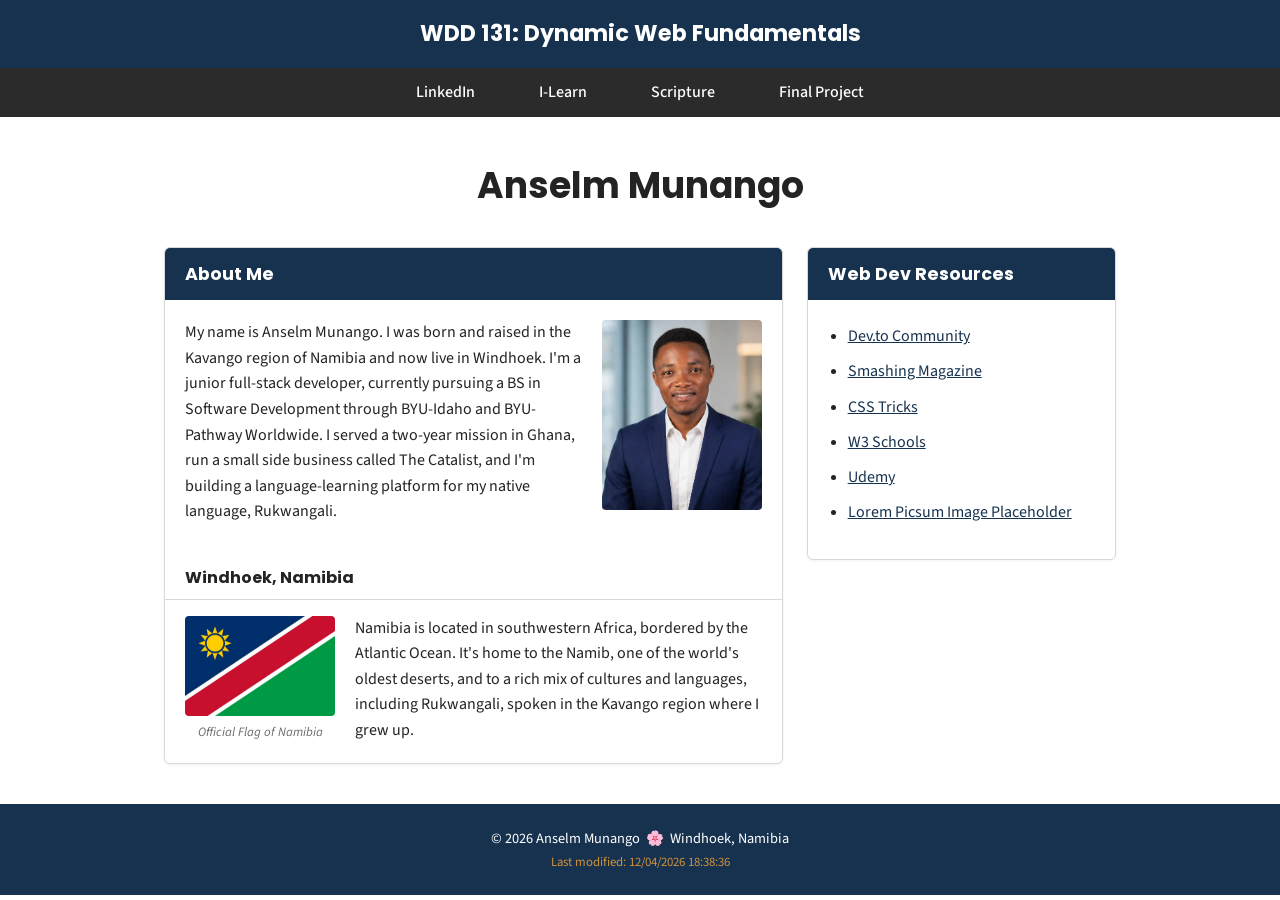
<file: index.html>
<!DOCTYPE html>
<html lang="en">
<head>
  <meta charset="UTF-8">
  <meta name="viewport" content="width=device-width, initial-scale=1.0">
  <meta name="description" content="WDD 131 – Dynamic Web Fundamentals project index by Anselm Munango: responsive HTML/CSS layouts, Flexbox/Grid, forms, and JavaScript basics.">
  <meta name="author" content="Anselm Munango">
  <title>WDD 131 – Dynamic Web Fundamentals – Anselm Munango</title>
  <link rel="preconnect" href="https://fonts.googleapis.com">
  <link rel="preconnect" href="https://fonts.gstatic.com" crossorigin>
  <link href="https://fonts.googleapis.com/css2?family=Poppins:wght@400;600;700&family=Source+Sans+3:wght@400;500&display=swap" rel="stylesheet">
  <link rel="stylesheet" href="styles/base.css">
  <script src="scripts/getdates.js" defer></script>
</head>
<body>

  <header>
    <span id="course-title">WDD 131: Dynamic Web Fundamentals</span>
    <nav>
      <ul>
        <li><a href="https://www.linkedin.com/in/anselm-munango-bs" target="_blank" rel="noopener">LinkedIn</a></li>
        <li><a href="https://byupw.instructure.com/" target="_blank" rel="noopener">I-Learn</a></li>
        <li><a href="https://www.churchofjesuschrist.org/study/scriptures/bofm/1-ne/3?lang=eng&id=p7#p7" target="_blank" rel="noopener">Scripture</a></li>
        <li><a href="#" target="_blank" rel="noopener">Final Project</a></li>
      </ul>
    </nav>
  </header>

  <main>
    <h1>Anselm Munango</h1>

    <div class="card-grid">
      <section class="card">
        <h2>About Me</h2>
        <div class="about-content">
          <p>My name is Anselm Munango. I was born and raised in the Kavango region of Namibia and now live in Windhoek. I'm a junior full-stack developer, currently pursuing a BS in Software Development through BYU-Idaho and BYU-Pathway Worldwide. I served a two-year mission in Ghana, run a small side business called The Catalist, and I'm building a language-learning platform for my native language, Rukwangali.</p>
          <img src="images/profile-photo.jpg" alt="Portrait of Anselm Munango" width="160" height="190">
        </div>

        <h3>Windhoek, Namibia</h3>
        <hr>
        <div class="location-content">
          <figure>
            <img src="images/namibia-flag.jpg" alt="Official flag of Namibia" width="150" height="100">
            <figcaption>Official Flag of Namibia</figcaption>
          </figure>
          <p>Namibia is located in southwestern Africa, bordered by the Atlantic Ocean. It's home to the Namib, one of the world's oldest deserts, and to a rich mix of cultures and languages, including Rukwangali, spoken in the Kavango region where I grew up.</p>
        </div>
      </section>

      <section class="card">
        <h2>Web Dev Resources</h2>
        <ul class="resource-list">
          <li><a href="https://dev.to/" target="_blank" rel="noopener">Dev.to Community</a></li>
          <li><a href="https://www.smashingmagazine.com/" target="_blank" rel="noopener">Smashing Magazine</a></li>
          <li><a href="https://css-tricks.com/" target="_blank" rel="noopener">CSS Tricks</a></li>
          <li><a href="https://www.w3schools.com/" target="_blank" rel="noopener">W3 Schools</a></li>
          <li><a href="https://www.udemy.com/" target="_blank" rel="noopener">Udemy</a></li>
          <li><a href="https://picsum.photos/" target="_blank" rel="noopener">Lorem Picsum Image Placeholder</a></li>
        </ul>
      </section>
    </div>
  </main>

  <footer>
    <p>&copy; <span id="currentyear"></span> Anselm Munango &nbsp;🌸&nbsp; Windhoek, Namibia</p>
    <p id="lastModified"></p>
  </footer>

</body>
</html>
</file>
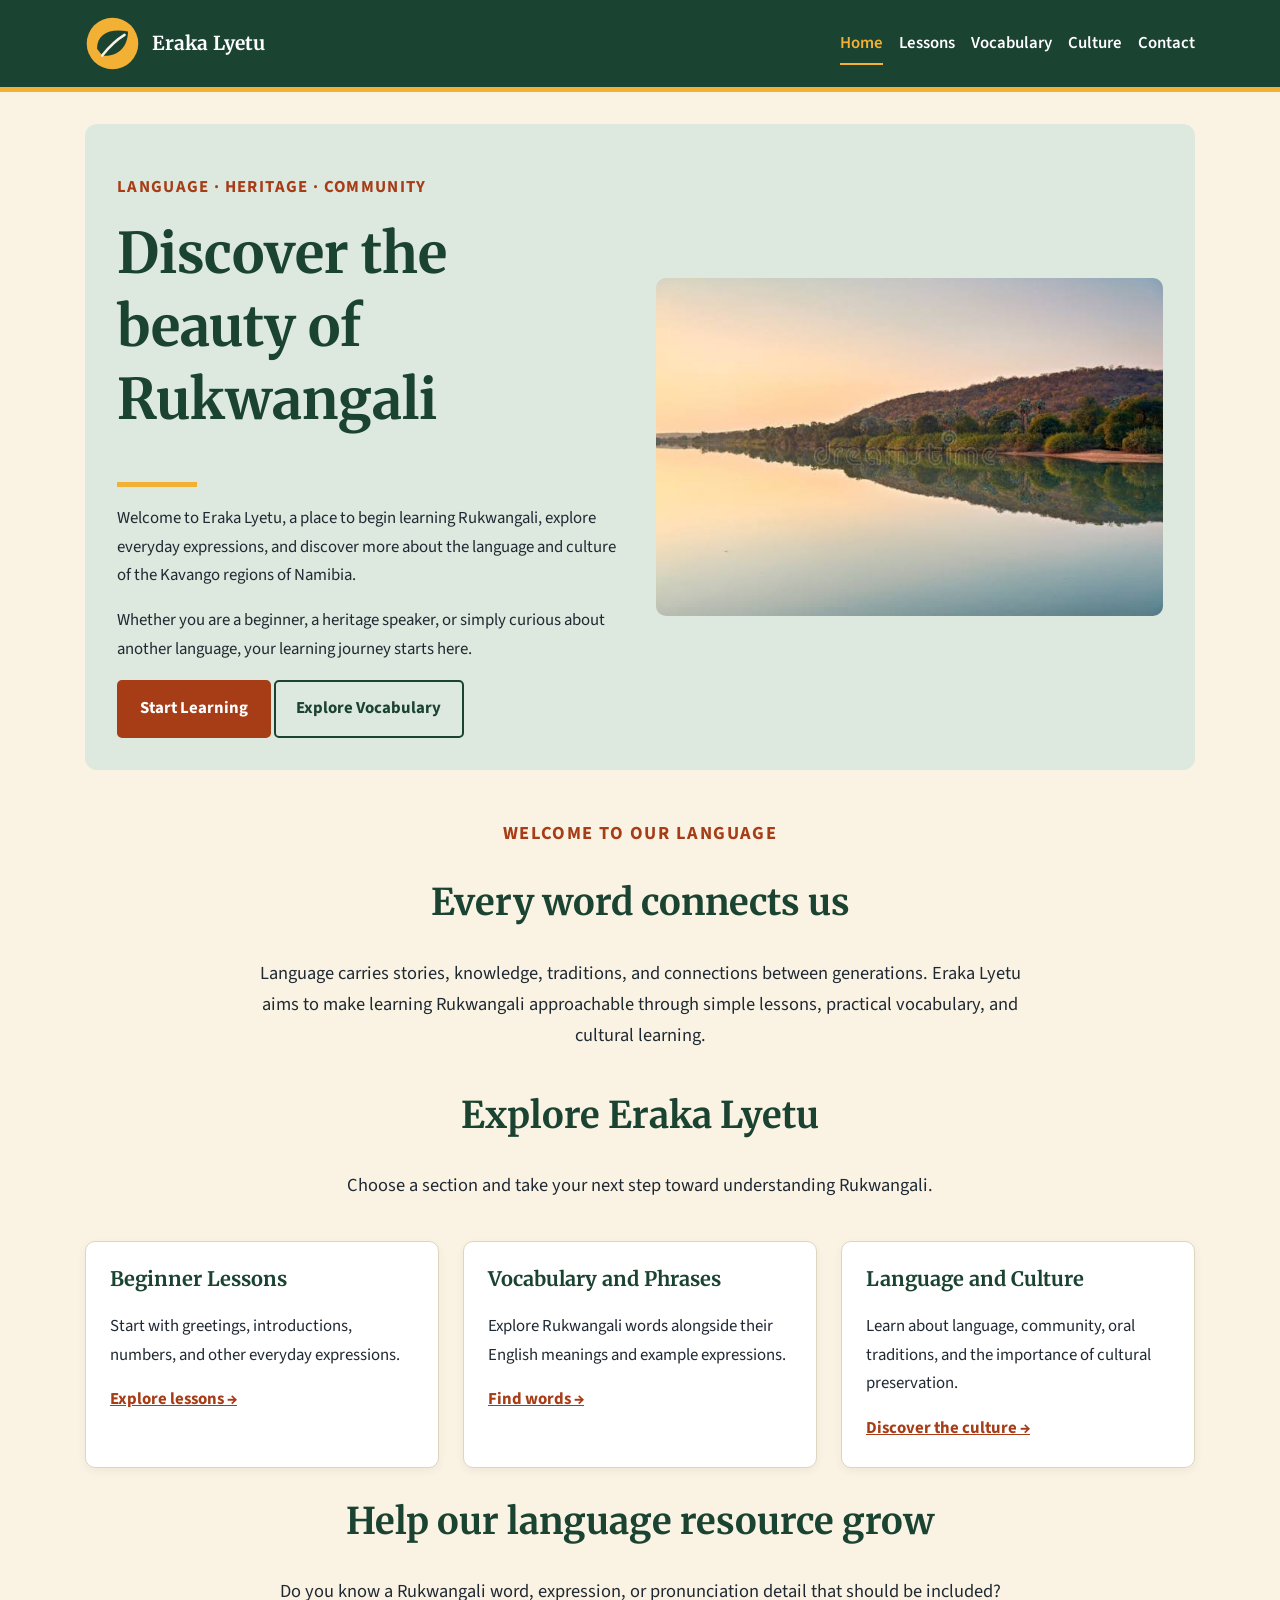
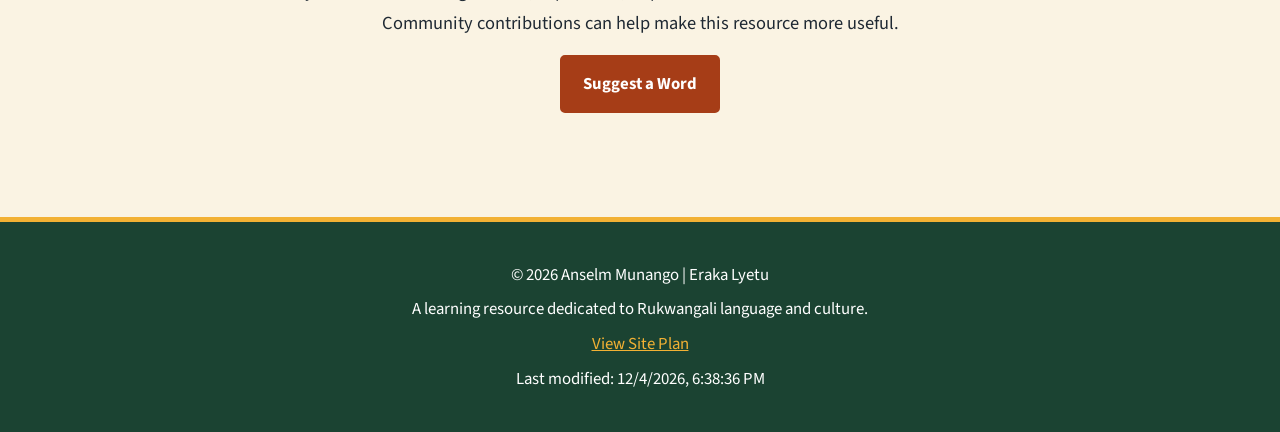
<file: project/index.html>
<!DOCTYPE html>
<html lang="en">
<head>
    <meta charset="utf-8">
    <meta name="viewport" content="width=device-width, initial-scale=1">

    <meta
        name="description"
        content="Discover Eraka Lyetu, a learning resource for exploring Rukwangali vocabulary, beginner lessons, and language and culture."
    >

    <meta name="author" content="Anselm Munango">

    <meta property="og:title" content="Eraka Lyetu | Learn Rukwangali">
    <meta
        property="og:description"
        content="Explore Rukwangali words, beginner lessons, and cultural knowledge."
    >
    <meta property="og:type" content="website">

    <title>Eraka Lyetu | Learn Rukwangali</title>

    <link rel="icon" href="images/logo.svg" type="image/svg+xml">

    <link rel="preconnect" href="https://fonts.googleapis.com">
    <link rel="preconnect" href="https://fonts.gstatic.com" crossorigin>

    <link
        href="https://fonts.googleapis.com/css2?family=Merriweather:wght@700&family=Source+Sans+3:wght@400;600;700&display=swap"
        rel="stylesheet"
    >

    <link rel="stylesheet" href="styles/styles.css">

    <script src="scripts/main.js" defer></script>
</head>

<body>

    <a class="skip-link" href="#main-content">Skip to main content</a>

    <header class="site-header">
        <div class="header-inner">

            <a class="brand" href="index.html">
                <img src="images/logo.svg" alt="">
                <span class="brand-name">Eraka Lyetu</span>
            </a>

            <button
                class="nav-toggle"
                type="button"
                aria-label="Open navigation menu"
                aria-expanded="false"
                aria-controls="primary-navigation"
            >
                ☰ Menu
            </button>

            <nav
                class="primary-nav"
                id="primary-navigation"
                aria-label="Main navigation"
            >
                <ul>
                    <li><a href="index.html" aria-current="page">Home</a></li>
                    <li><a href="lessons.html">Lessons</a></li>
                    <li><a href="vocabulary.html">Vocabulary</a></li>
                    <li><a href="culture.html">Culture</a></li>
                    <li><a href="contact.html">Contact</a></li>
                </ul>
            </nav>

        </div>
    </header>

    <main id="main-content">

        <section class="hero">

            <div>
                <p class="eyebrow">Language · Heritage · Community</p>

                <h1>Discover the beauty of Rukwangali</h1>

                <hr class="gold-line">

                <p>
                    Welcome to Eraka Lyetu, a place to begin learning
                    Rukwangali, explore everyday expressions, and discover
                    more about the language and culture of the Kavango regions
                    of Namibia.
                </p>

                <p>
                    Whether you are a beginner, a heritage speaker, or simply
                    curious about another language, your learning journey
                    starts here.
                </p>

                <a class="button" href="lessons.html">
                    Start Learning
                </a>

                <a class="button button-secondary" href="vocabulary.html">
                    Explore Vocabulary
                </a>
            </div>

            <div>
                <img
                    class="hero-image"
                    src="images/okavango-river.jpg"
                    alt="Landscape representing the natural environment of the Kavango region"
                    onerror="this.onerror=null;this.src='images/river-fallback.svg';"
                >
            </div>

        </section>

        <section aria-labelledby="welcome-heading">

            <div class="page-intro">
                <p class="eyebrow">Welcome to our language</p>

                <h2 id="welcome-heading">Every word connects us</h2>

                <p>
                    Language carries stories, knowledge, traditions, and
                    connections between generations. Eraka Lyetu aims to make
                    learning Rukwangali approachable through simple lessons,
                    practical vocabulary, and cultural learning.
                </p>
            </div>

        </section>

        <section aria-labelledby="explore-heading">

            <div class="page-intro">
                <h2 id="explore-heading">Explore Eraka Lyetu</h2>

                <p>
                    Choose a section and take your next step toward
                    understanding Rukwangali.
                </p>
            </div>

            <div class="card-grid">

                <article class="card">
                    <h3>Beginner Lessons</h3>

                    <p>
                        Start with greetings, introductions, numbers,
                        and other everyday expressions.
                    </p>

                    <a class="card-link" href="lessons.html">
                        Explore lessons →
                    </a>
                </article>

                <article class="card">
                    <h3>Vocabulary and Phrases</h3>

                    <p>
                        Explore Rukwangali words alongside their English
                        meanings and example expressions.
                    </p>

                    <a class="card-link" href="vocabulary.html">
                        Find words →
                    </a>
                </article>

                <article class="card">
                    <h3>Language and Culture</h3>

                    <p>
                        Learn about language, community, oral traditions,
                        and the importance of cultural preservation.
                    </p>

                    <a class="card-link" href="culture.html">
                        Discover the culture →
                    </a>
                </article>

            </div>

        </section>

        <section class="page-intro" aria-labelledby="community-heading">

            <h2 id="community-heading">Help our language resource grow</h2>

            <p>
                Do you know a Rukwangali word, expression, or pronunciation
                detail that should be included? Community contributions can
                help make this resource more useful.
            </p>

            <a class="button" href="contact.html">
                Suggest a Word
            </a>

        </section>

    </main>

    <footer class="site-footer">
        <p>
            &copy; <span id="year">2026</span> Anselm Munango |
            Eraka Lyetu
        </p>

        <p>
            A learning resource dedicated to Rukwangali language and culture.
        </p>

        <p>
            <a href="siteplan.html">View Site Plan</a>
        </p>

        <p>Last modified: <span id="lastModified"></span></p>
    </footer>

</body>
</html>
</file>
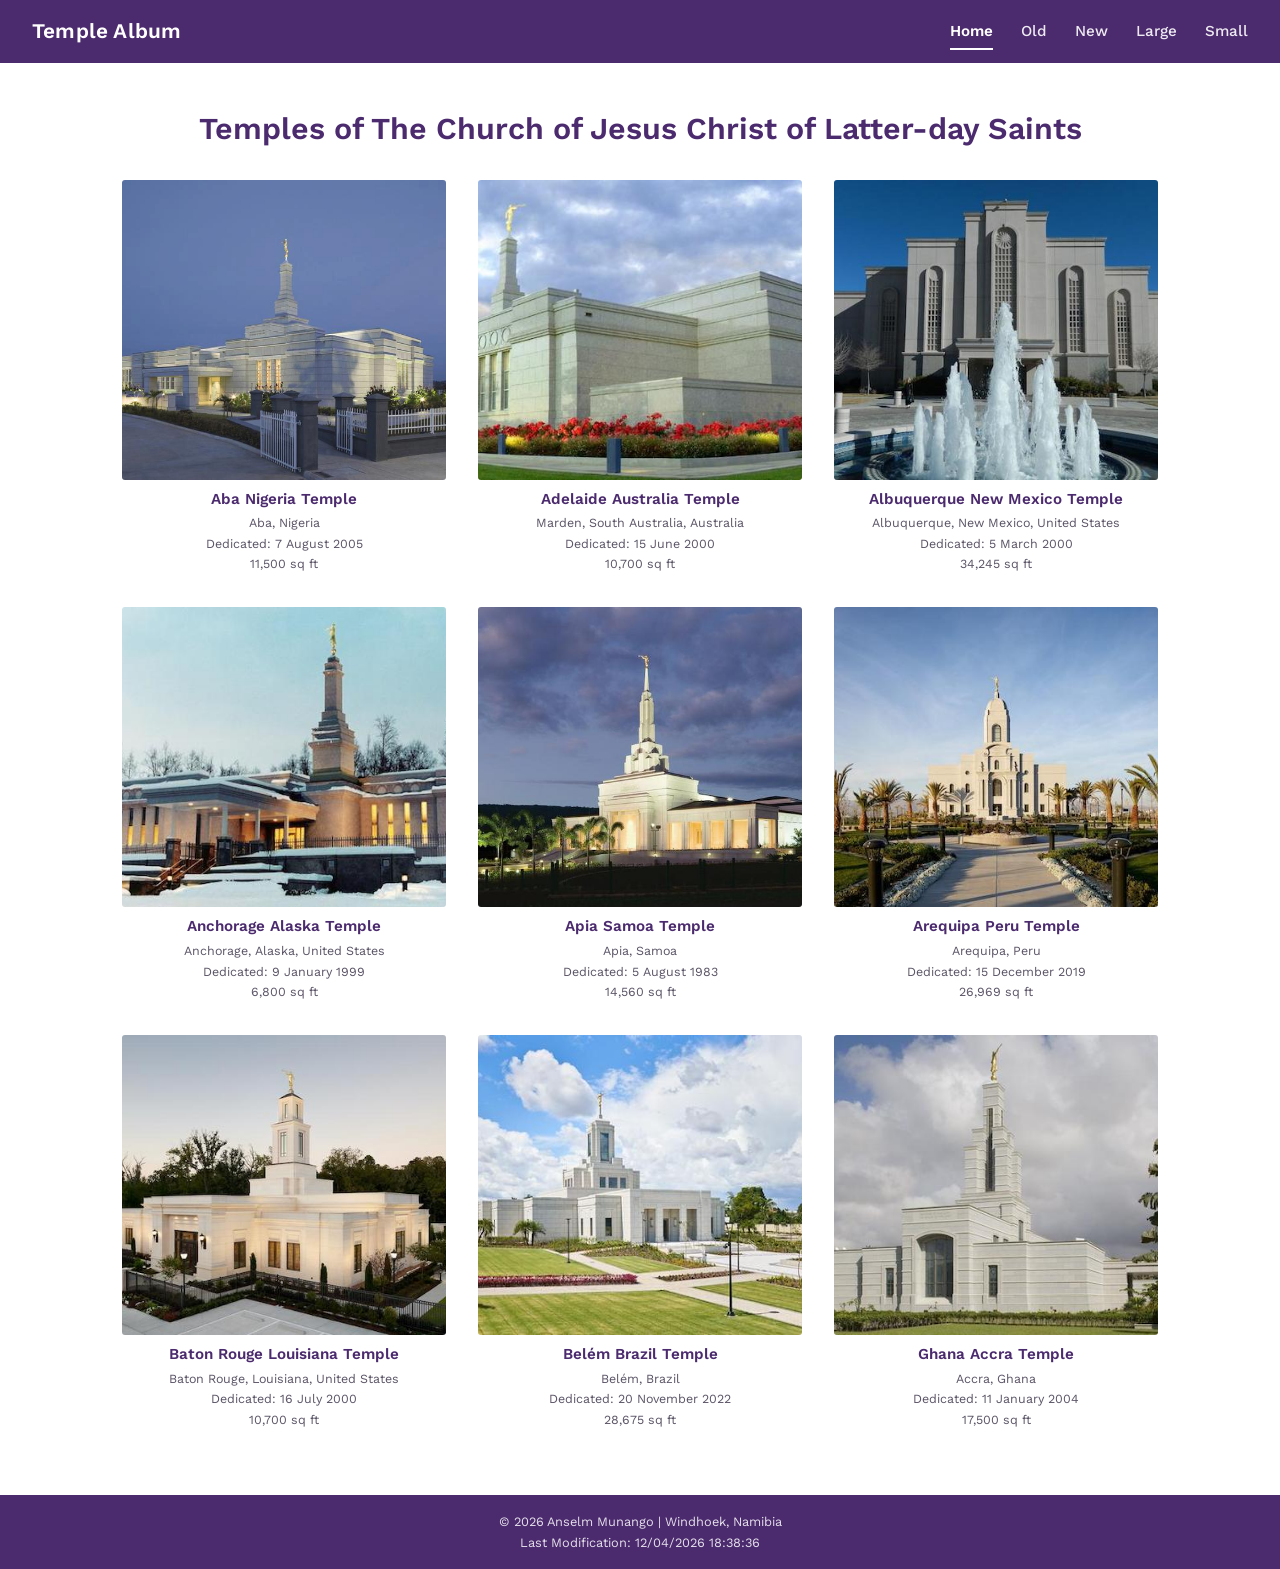
<file: filtered-temples.html>
<!DOCTYPE html>
<html lang="en">
<head>
  <meta charset="UTF-8">
  <meta name="viewport" content="width=device-width, initial-scale=1.0">
  <meta name="description" content="A responsive, filterable photo gallery of temples of The Church of Jesus Christ of Latter-day Saints, built for WDD 131 Week 04.">
  <meta name="author" content="Anselm Munango">
  <title>Filtered Temple Album</title>

  <!-- Google Fonts: preconnect first, then the stylesheet -->
  <link rel="preconnect" href="https://fonts.googleapis.com">
  <link rel="preconnect" href="https://fonts.gstatic.com" crossorigin>
  <link href="https://fonts.googleapis.com/css2?family=Cormorant+Garamond:wght@500;600;700&family=Work+Sans:wght@400;500;600&display=swap" rel="stylesheet">

  <!-- Mobile-first CSS: base/mobile styles load first, larger-view overrides load second -->
  <link rel="stylesheet" href="styles/filtered-temples.css">
  <link rel="stylesheet" href="styles/filtered-temples-large.css">

  <!-- Deferred JS: parses in parallel with HTML, executes after DOM is built -->
  <script src="scripts/filtered-temples.js" defer></script>
</head>
<body>

  <header>
    <p class="site-name">Temple Album</p>
    <button id="menu-toggle" aria-label="Toggle navigation menu" aria-expanded="false">&#9776;</button>
    <nav>
      <ul>
        <li><a href="#" data-filter="home" class="active">Home</a></li>
        <li><a href="#" data-filter="old">Old</a></li>
        <li><a href="#" data-filter="new">New</a></li>
        <li><a href="#" data-filter="large">Large</a></li>
        <li><a href="#" data-filter="small">Small</a></li>
      </ul>
    </nav>
  </header>

  <main>
    <h1>Temples of The Church of Jesus Christ of Latter-day Saints</h1>

    <div class="gallery" id="temple-cards">
      <!-- Temple cards are generated by scripts/filtered-temples.js -->
    </div>

  </main>

  <footer>
    <p>&copy; <span id="currentyear"></span> Anselm Munango | Windhoek, Namibia</p>
    <p>Last Modification: <span id="lastModified"></span></p>
  </footer>

</body>
</html>
</file>
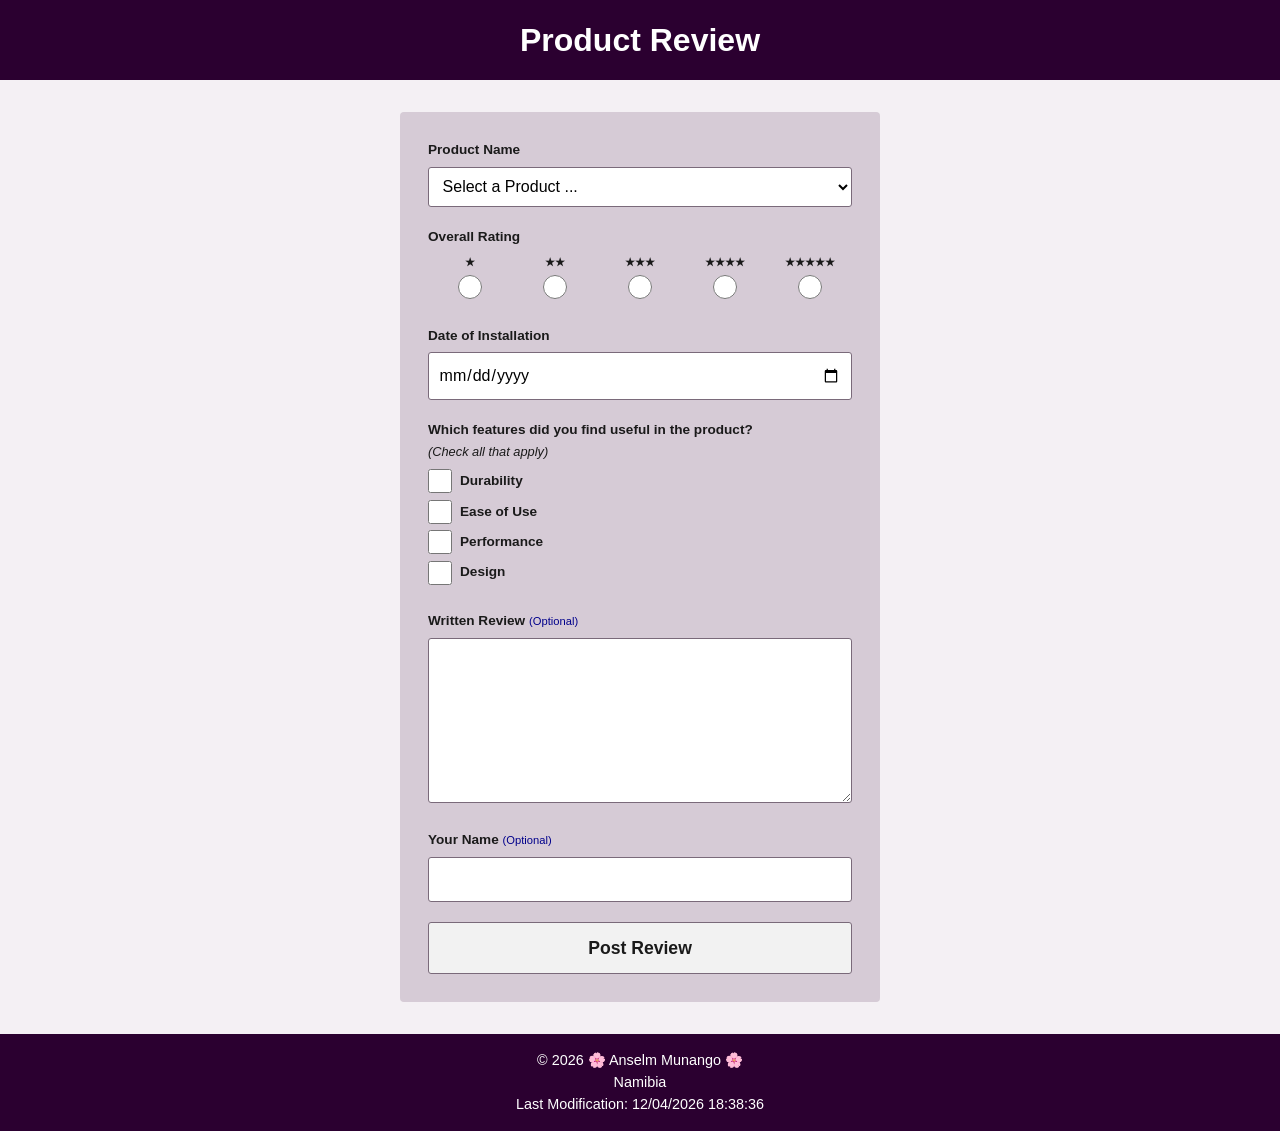
<file: form.html>
<!DOCTYPE html>
<html lang="en">
<head>
    <meta charset="UTF-8">
    <meta name="viewport" content="width=device-width, initial-scale=1.0">
    <meta name="description" content="Submit a review for your product, including a rating, installation date and the features you found useful.">
    <meta name="author" content="Anselm Munango">
    <title>Product Review Form</title>
    <link rel="stylesheet" href="styles/form.css">
    <script src="scripts/form.js" defer></script>
</head>
<body>
    <header>
        <h1>Product Review</h1>
    </header>

    <main>
        <form action="review.html" method="get">
            <div class="field">
                <label for="productName">Product Name</label>
                <select id="productName" name="productName" required>
                    <option value="" disabled selected>Select a Product ...</option>
                </select>
            </div>

            <fieldset class="rating">
                <legend>Overall Rating</legend>
                <div class="rating-options">
                    <div class="rating-option">
                        <label for="rating1"><span aria-hidden="true">&starf;</span><span class="visually-hidden">1 star</span></label>
                        <input type="radio" id="rating1" name="rating" value="1" required>
                    </div>
                    <div class="rating-option">
                        <label for="rating2"><span aria-hidden="true">&starf;&starf;</span><span class="visually-hidden">2 stars</span></label>
                        <input type="radio" id="rating2" name="rating" value="2" required>
                    </div>
                    <div class="rating-option">
                        <label for="rating3"><span aria-hidden="true">&starf;&starf;&starf;</span><span class="visually-hidden">3 stars</span></label>
                        <input type="radio" id="rating3" name="rating" value="3" required>
                    </div>
                    <div class="rating-option">
                        <label for="rating4"><span aria-hidden="true">&starf;&starf;&starf;&starf;</span><span class="visually-hidden">4 stars</span></label>
                        <input type="radio" id="rating4" name="rating" value="4" required>
                    </div>
                    <div class="rating-option">
                        <label for="rating5"><span aria-hidden="true">&starf;&starf;&starf;&starf;&starf;</span><span class="visually-hidden">5 stars</span></label>
                        <input type="radio" id="rating5" name="rating" value="5" required>
                    </div>
                </div>
            </fieldset>

            <div class="field">
                <label for="installDate">Date of Installation</label>
                <input type="date" id="installDate" name="installDate" required>
            </div>

            <fieldset class="features">
                <legend>Which features did you find useful in the product?</legend>
                <p class="hint">(Check all that apply)</p>
                <div class="checkbox-row">
                    <input type="checkbox" id="durability" name="features" value="Durability">
                    <label for="durability">Durability</label>
                </div>
                <div class="checkbox-row">
                    <input type="checkbox" id="easeOfUse" name="features" value="Ease of Use">
                    <label for="easeOfUse">Ease of Use</label>
                </div>
                <div class="checkbox-row">
                    <input type="checkbox" id="performance" name="features" value="Performance">
                    <label for="performance">Performance</label>
                </div>
                <div class="checkbox-row">
                    <input type="checkbox" id="design" name="features" value="Design">
                    <label for="design">Design</label>
                </div>
            </fieldset>

            <div class="field">
                <label for="writtenReview">Written Review <span class="optional">(Optional)</span></label>
                <textarea id="writtenReview" name="writtenReview" rows="6"></textarea>
            </div>

            <div class="field">
                <label for="userName">Your Name <span class="optional">(Optional)</span></label>
                <input type="text" id="userName" name="userName" autocomplete="name">
            </div>

            <input type="submit" value="Post Review">
        </form>
    </main>

    <footer>
        <p>&copy; <span id="currentyear"></span> 🌸 Anselm Munango 🌸</p>
        <p>Namibia</p>
        <p>Last Modification: <span id="lastModified"></span></p>
    </footer>
</body>
</html>
</file>
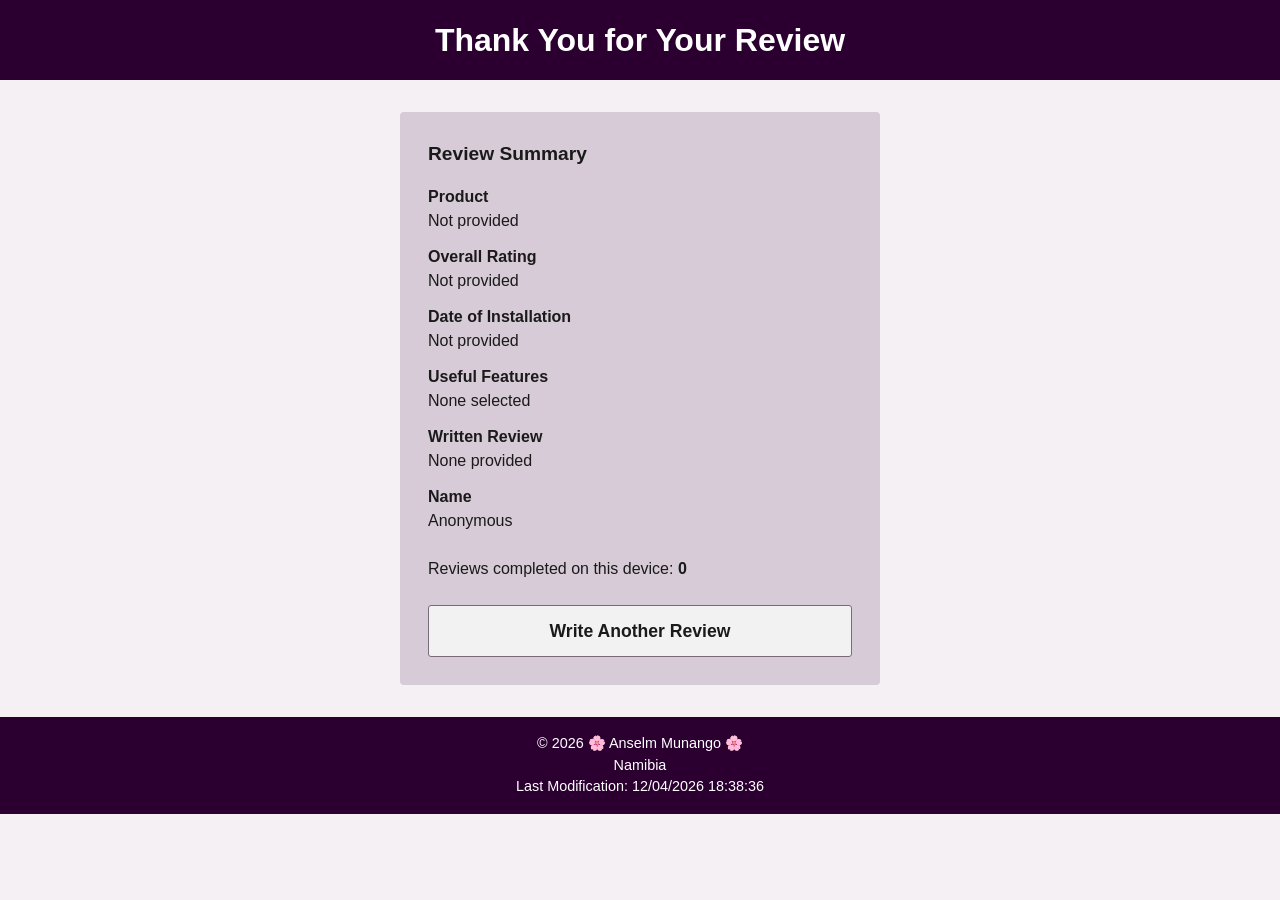
<file: review.html>
<!DOCTYPE html>
<html lang="en">
<head>
    <meta charset="UTF-8">
    <meta name="viewport" content="width=device-width, initial-scale=1.0">
    <meta name="description" content="Confirmation of your submitted product review.">
    <meta name="author" content="Anselm Munango">
    <title>Review Submitted</title>
    <link rel="stylesheet" href="styles/form.css">
    <script src="scripts/review.js" defer></script>
</head>
<body>
    <header>
        <h1>Thank You for Your Review</h1>
    </header>

    <main>
        <section class="confirmation">
            <h2>Review Summary</h2>
            <dl id="summary"></dl>
            <p class="counter">Reviews completed on this device: <strong id="reviewCount">0</strong></p>
            <a class="button" href="form.html">Write Another Review</a>
        </section>
    </main>

    <footer>
        <p>&copy; <span id="currentyear"></span> 🌸 Anselm Munango 🌸</p>
        <p>Namibia</p>
        <p>Last Modification: <span id="lastModified"></span></p>
    </footer>
</body>
</html>
</file>
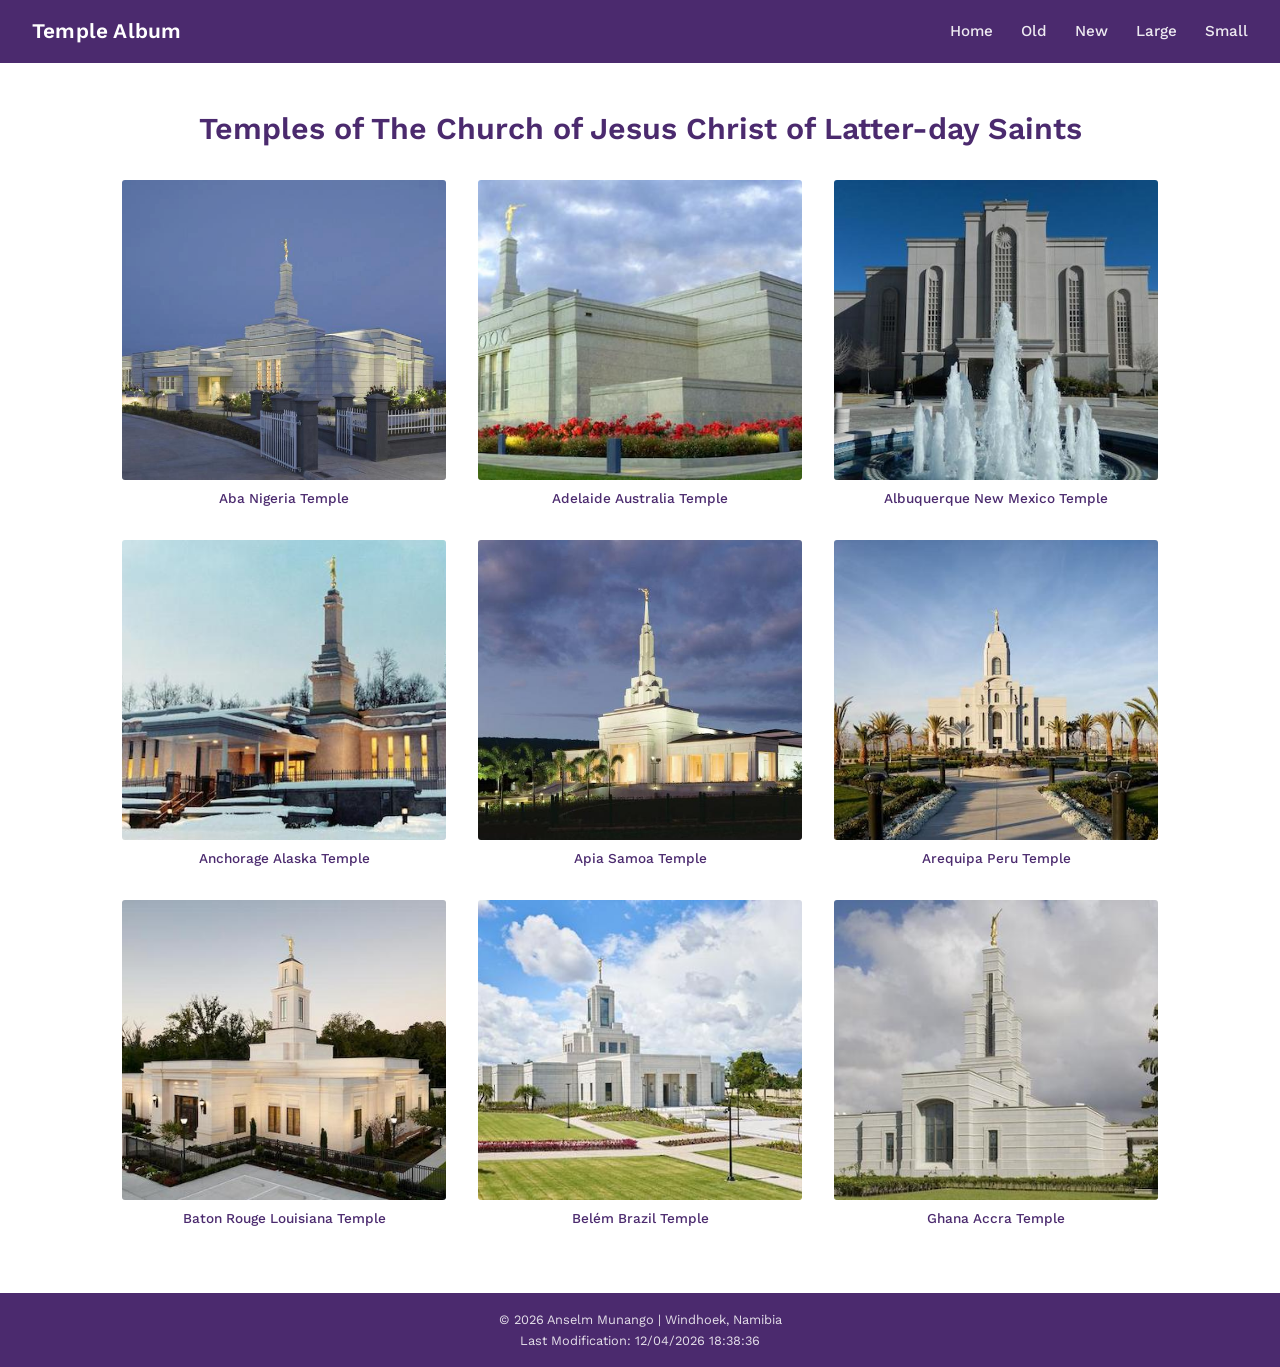
<file: temples.html>
<!DOCTYPE html>
<html lang="en">
<head>
  <meta charset="UTF-8">
  <meta name="viewport" content="width=device-width, initial-scale=1.0">
  <meta name="description" content="A responsive photo album of temples of The Church of Jesus Christ of Latter-day Saints, built for WDD 131 Week 02.">
  <meta name="author" content="Anselm Munango">
  <title>Temple Album</title>


 <!-- Google Fonts: preconnect first, then the stylesheet -->
  <link rel="preconnect" href="https://fonts.googleapis.com">
  <link rel="preconnect" href="https://fonts.gstatic.com" crossorigin>
  <link href="https://fonts.googleapis.com/css2?family=Cormorant+Garamond:wght@500;600;700&family=Work+Sans:wght@400;500;600&display=swap" rel="stylesheet">

  <!-- Mobile-first CSS: base/mobile styles load first, larger-view overrides load second -->
  <link rel="stylesheet" href="styles/temples.css">
  <link rel="stylesheet" href="styles/temples-large.css">

  <!-- Deferred JS: parses in parallel with HTML, executes after DOM is built -->
  <script src="scripts/temples.js" defer></script>
</head>
<body>

  <header>
    <p class="site-name">Temple Album</p>
    <button id="menu-toggle" aria-label="Toggle navigation menu" aria-expanded="false">&#9776;</button>
    <nav>
      <ul>
        <li><a href="#">Home</a></li>
        <li><a href="#">Old</a></li>
        <li><a href="#">New</a></li>
        <li><a href="#">Large</a></li>
        <li><a href="#">Small</a></li>
      </ul>
    </nav>
  </header>

  <main>
    <h1>Temples of The Church of Jesus Christ of Latter-day Saints</h1>

    <div class="gallery">

    <figure>
      <img src="images/aba-nigeria-temple.jpg" alt="Aba Nigeria Temple" loading="lazy" width="400" height="300">
      <figcaption>Aba Nigeria Temple</figcaption>
    </figure>

    <figure>
      <img src="images/adelaide-australia-temple.jpg" alt="Adelaide Australia Temple" loading="lazy" width="400" height="300">
      <figcaption>Adelaide Australia Temple</figcaption>
    </figure>

    <figure>
      <img src="images/albuquerque-temple.jpg" alt="Albuquerque New Mexico Temple" loading="lazy" width="400" height="300">
      <figcaption>Albuquerque New Mexico Temple</figcaption>
    </figure>

    <figure>
      <img src="images/anchorage-temple.jpg" alt="Anchorage Alaska Temple" loading="lazy" width="400" height="300">
      <figcaption>Anchorage Alaska Temple</figcaption>
    </figure>

    <figure>
      <img src="images/apia-samoa-temple.jpg" alt="Apia Samoa Temple" loading="lazy" width="400" height="300">
      <figcaption>Apia Samoa Temple</figcaption>
    </figure>

    <figure>
      <img src="images/arequipa-peru-temple.jpg" alt="Arequipa Peru Temple" loading="lazy" width="400" height="300">
      <figcaption>Arequipa Peru Temple</figcaption>
    </figure>

    <figure>
      <img src="images/baton-rouge-temple.jpg" alt="Baton Rouge Louisiana Temple" loading="lazy" width="400" height="300">
      <figcaption>Baton Rouge Louisiana Temple</figcaption>
    </figure>

    <figure>
      <img src="images/belem-brazil-temple.jpg" alt="Belém Brazil Temple" loading="lazy" width="400" height="300">
      <figcaption>Belém Brazil Temple</figcaption>
    </figure>

    <figure>
      <img src="images/accra-ghana-temple.jpg" alt="Ghana Accra Temple" loading="lazy" width="400" height="300">
      <figcaption>Ghana Accra Temple</figcaption>
    </figure>

    </div>

  </main>

  <footer>
    <p>&copy; <span id="currentyear"></span> Anselm Munango | Windhoek, Namibia</p>
    <p>Last Modification: <span id="lastModified"></span></p>
  </footer>

</body>
</html>
</file>
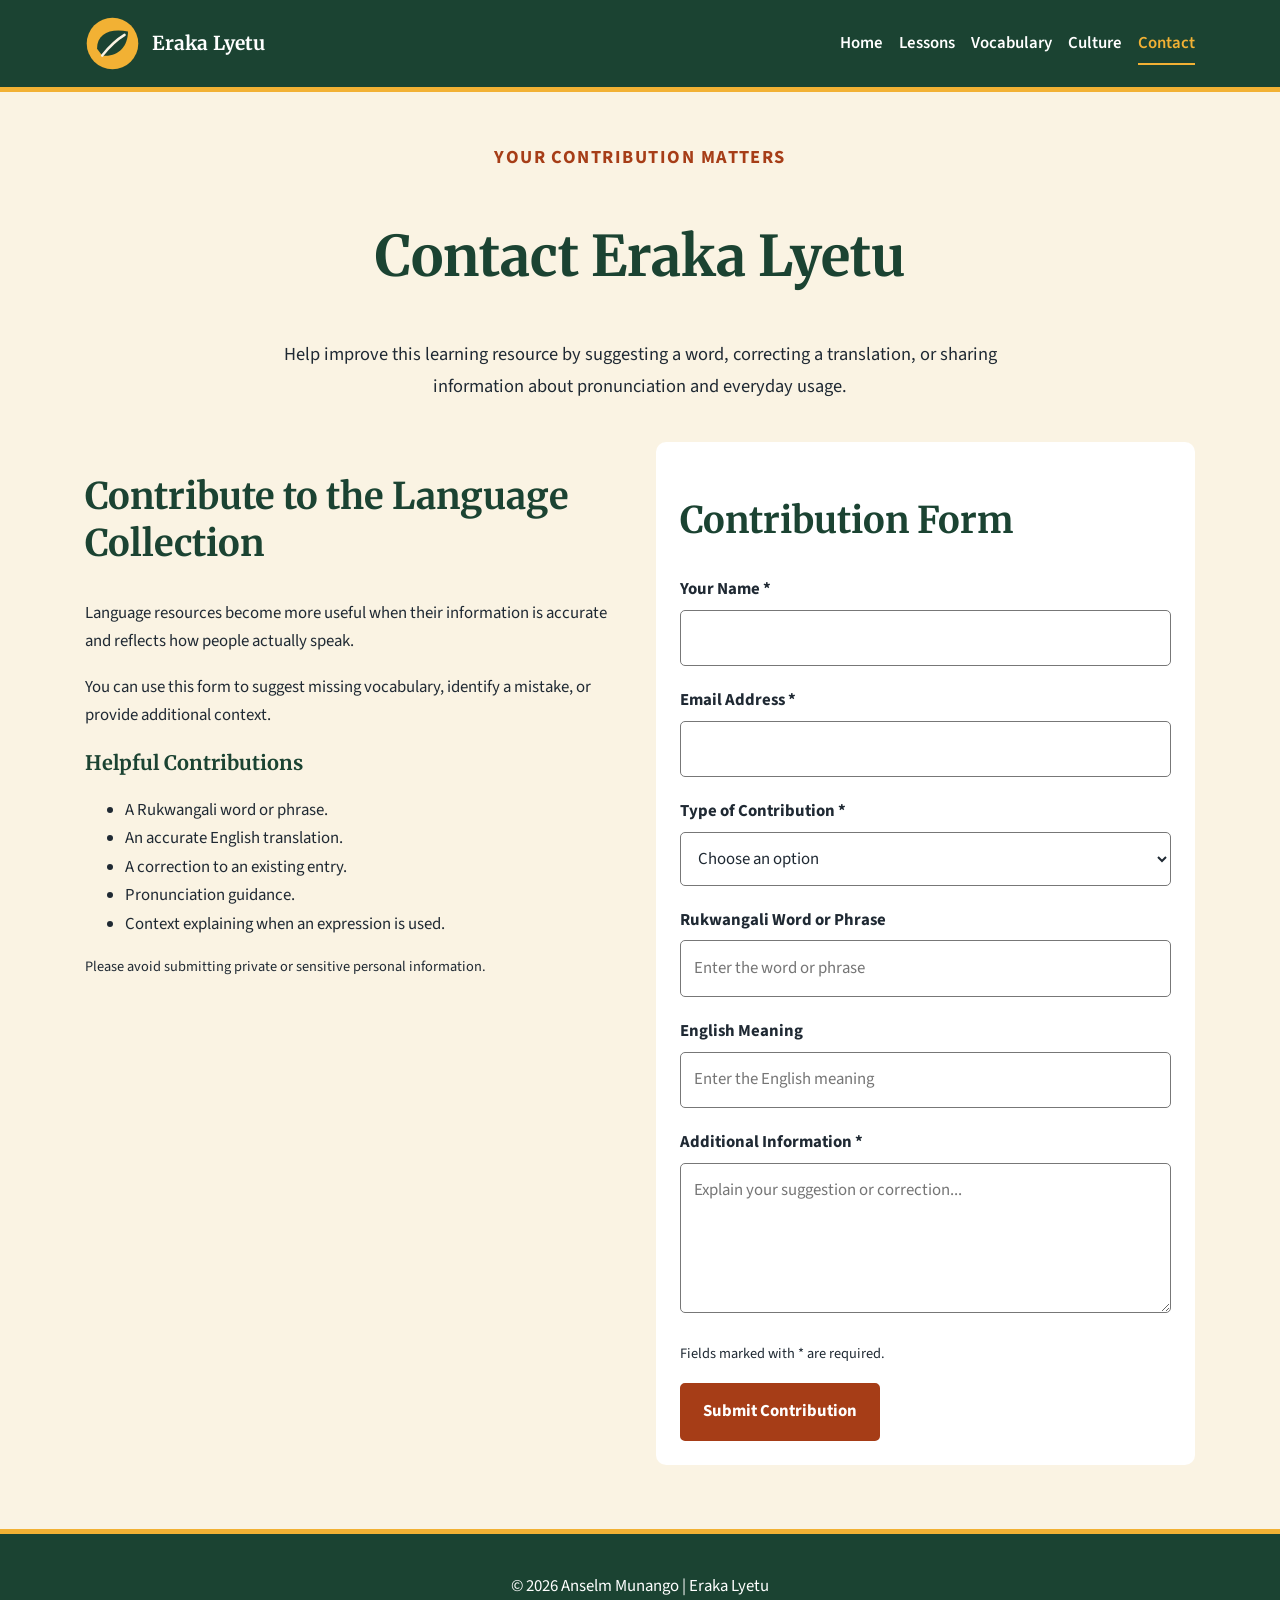
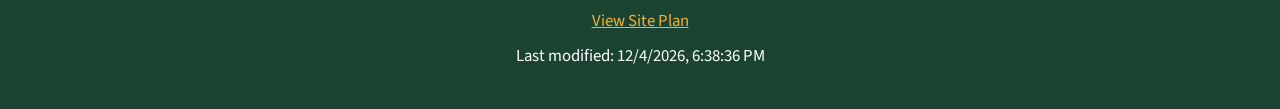
<file: project/contact.html>
<!DOCTYPE html>
<html lang="en">
<head>
    <meta charset="utf-8">
    <meta name="viewport" content="width=device-width, initial-scale=1">

    <meta
        name="description"
        content="Contact Eraka Lyetu to suggest Rukwangali words, submit translation corrections, or contribute language-learning information."
    >

    <meta name="author" content="Anselm Munango">

    <title>Contact | Eraka Lyetu</title>

    <link rel="icon" href="images/logo.svg" type="image/svg+xml">

    <link rel="preconnect" href="https://fonts.googleapis.com">
    <link rel="preconnect" href="https://fonts.gstatic.com" crossorigin>

    <link
        href="https://fonts.googleapis.com/css2?family=Merriweather:wght@700&family=Source+Sans+3:wght@400;600;700&display=swap"
        rel="stylesheet"
    >

    <link rel="stylesheet" href="styles/styles.css">
    <script src="scripts/main.js" defer></script>
</head>

<body>

    <a class="skip-link" href="#main-content">Skip to main content</a>

    <header class="site-header">
        <div class="header-inner">

            <a class="brand" href="index.html">
                <img src="images/logo.svg" alt="">
                <span class="brand-name">Eraka Lyetu</span>
            </a>

            <button
                class="nav-toggle"
                type="button"
                aria-expanded="false"
                aria-controls="primary-navigation"
            >
                ☰ Menu
            </button>

            <nav class="primary-nav"
                 id="primary-navigation"
                 aria-label="Main navigation">

                <ul>
                    <li><a href="index.html">Home</a></li>
                    <li><a href="lessons.html">Lessons</a></li>
                    <li><a href="vocabulary.html">Vocabulary</a></li>
                    <li><a href="culture.html">Culture</a></li>
                    <li><a href="contact.html" aria-current="page">Contact</a></li>
                </ul>

            </nav>

        </div>
    </header>

    <main id="main-content">

        <section class="page-intro">

            <p class="eyebrow">Your contribution matters</p>

            <h1>Contact Eraka Lyetu</h1>

            <p>
                Help improve this learning resource by suggesting a word,
                correcting a translation, or sharing information about
                pronunciation and everyday usage.
            </p>

        </section>

        <section class="contact-layout">

            <div>
                <h2>Contribute to the Language Collection</h2>

                <p>
                    Language resources become more useful when their
                    information is accurate and reflects how people
                    actually speak.
                </p>

                <p>
                    You can use this form to suggest missing vocabulary,
                    identify a mistake, or provide additional context.
                </p>

                <h3>Helpful Contributions</h3>

                <ul>
                    <li>A Rukwangali word or phrase.</li>
                    <li>An accurate English translation.</li>
                    <li>A correction to an existing entry.</li>
                    <li>Pronunciation guidance.</li>
                    <li>Context explaining when an expression is used.</li>
                </ul>

                <p class="form-note">
                    Please avoid submitting private or sensitive personal
                    information.
                </p>
            </div>

            <form class="contact-form" id="contactForm">

                <h2>Contribution Form</h2>

                <div class="form-group">
                    <label for="name">Your Name *</label>

                    <input
                        type="text"
                        id="name"
                        name="name"
                        autocomplete="name"
                        required
                    >
                </div>

                <div class="form-group">
                    <label for="email">Email Address *</label>

                    <input
                        type="email"
                        id="email"
                        name="email"
                        autocomplete="email"
                        required
                    >
                </div>

                <div class="form-group">
                    <label for="contributionType">Type of Contribution *</label>

                    <select
                        id="contributionType"
                        name="contributionType"
                        required
                    >
                        <option value="">Choose an option</option>
                        <option value="new-word">Suggest a New Word</option>
                        <option value="correction">Report a Mistake</option>
                        <option value="pronunciation">Pronunciation Help</option>
                        <option value="cultural-note">Cultural Information</option>
                        <option value="other">Other Contribution</option>
                    </select>
                </div>

                <div class="form-group">
                    <label for="rukwangaliWord">
                        Rukwangali Word or Phrase
                    </label>

                    <input
                        type="text"
                        id="rukwangaliWord"
                        name="rukwangaliWord"
                        maxlength="150"
                        placeholder="Enter the word or phrase"
                    >
                </div>

                <div class="form-group">
                    <label for="englishMeaning">
                        English Meaning
                    </label>

                    <input
                        type="text"
                        id="englishMeaning"
                        name="englishMeaning"
                        maxlength="250"
                        placeholder="Enter the English meaning"
                    >
                </div>

                <div class="form-group">
                    <label for="message">Additional Information *</label>

                    <textarea
                        id="message"
                        name="message"
                        minlength="5"
                        maxlength="2000"
                        placeholder="Explain your suggestion or correction..."
                        required
                    ></textarea>
                </div>

                <p class="form-note">
                    Fields marked with * are required.
                </p>

                <button class="button" type="submit">
                    Submit Contribution
                </button>

                <p
                    class="form-status"
                    id="formStatus"
                    role="status"
                    tabindex="-1"
                    hidden
                ></p>

            </form>

        </section>

    </main>

    <footer class="site-footer">
        <p>
            &copy; <span id="year">2026</span> Anselm Munango |
            Eraka Lyetu
        </p>

        <p><a href="siteplan.html">View Site Plan</a></p>

        <p>Last modified: <span id="lastModified"></span></p>
    </footer>

</body>
</html>
</file>
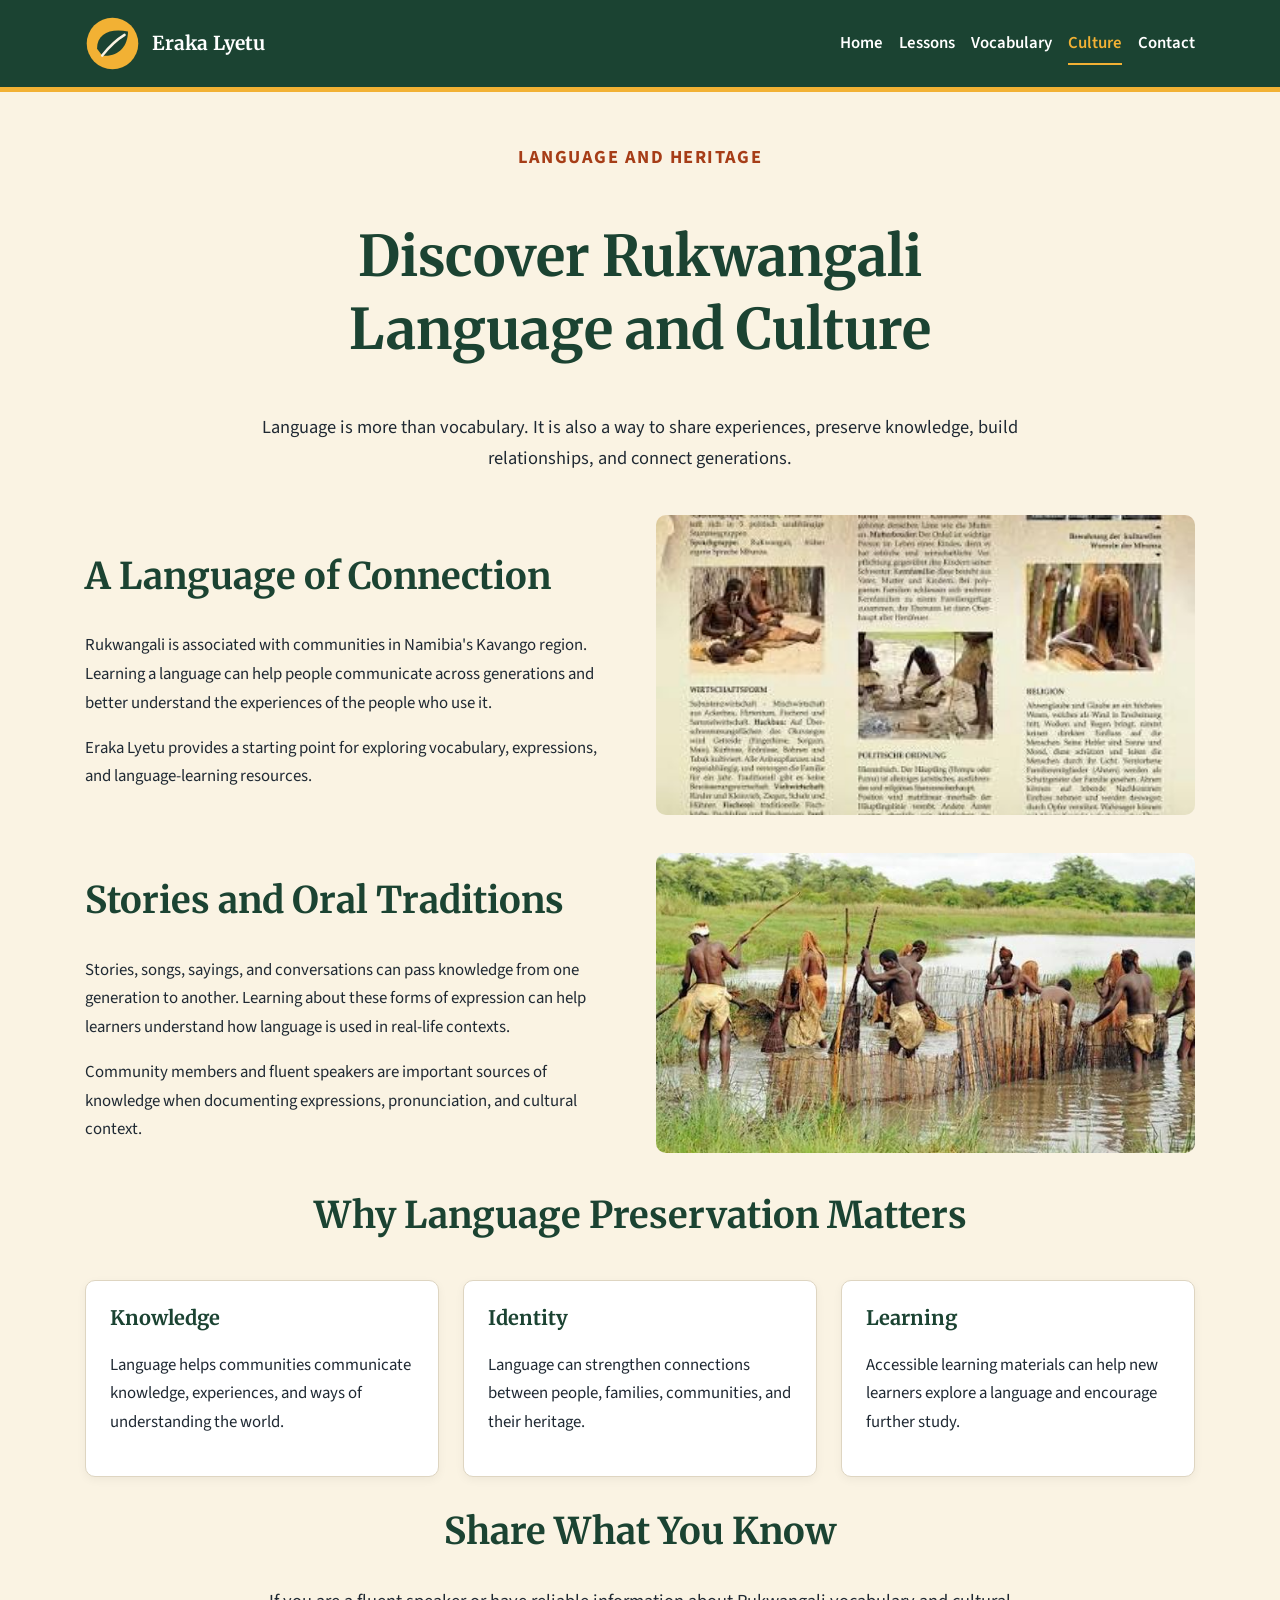
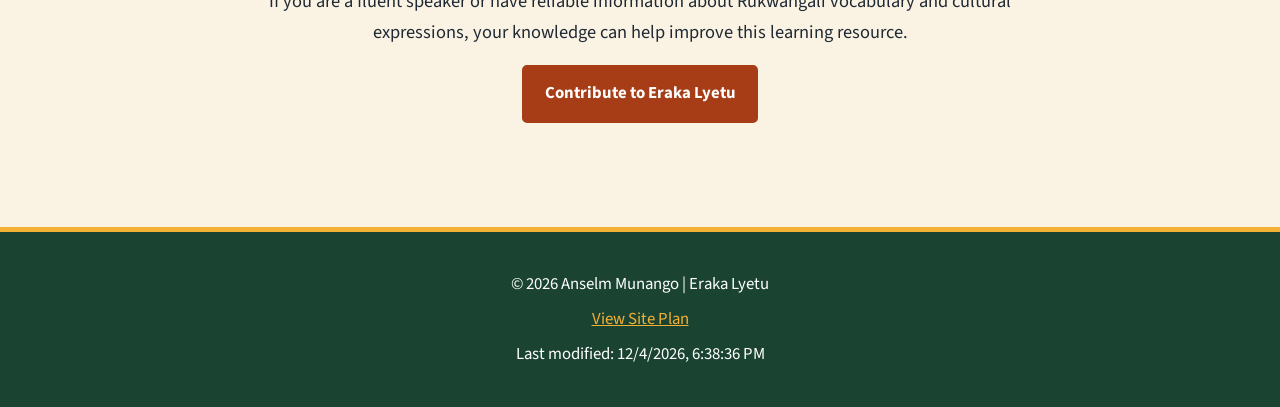
<file: project/culture.html>
<!DOCTYPE html>
<html lang="en">
<head>
    <meta charset="utf-8">
    <meta name="viewport" content="width=device-width, initial-scale=1">

    <meta
        name="description"
        content="Explore Rukwangali language, cultural heritage, oral traditions, community knowledge, and language preservation through Eraka Lyetu."
    >

    <meta name="author" content="Anselm Munango">

    <title>Language and Culture | Eraka Lyetu</title>

    <link rel="icon" href="images/logo.svg" type="image/svg+xml">

    <link rel="preconnect" href="https://fonts.googleapis.com">
    <link rel="preconnect" href="https://fonts.gstatic.com" crossorigin>

    <link
        href="https://fonts.googleapis.com/css2?family=Merriweather:wght@700&family=Source+Sans+3:wght@400;600;700&display=swap"
        rel="stylesheet"
    >

    <link rel="stylesheet" href="styles/styles.css">
    <script src="scripts/main.js" defer></script>
</head>

<body>

    <a class="skip-link" href="#main-content">Skip to main content</a>

    <header class="site-header">
        <div class="header-inner">

            <a class="brand" href="index.html">
                <img src="images/logo.svg" alt="">
                <span class="brand-name">Eraka Lyetu</span>
            </a>

            <button
                class="nav-toggle"
                type="button"
                aria-expanded="false"
                aria-controls="primary-navigation"
            >
                ☰ Menu
            </button>

            <nav class="primary-nav"
                 id="primary-navigation"
                 aria-label="Main navigation">

                <ul>
                    <li><a href="index.html">Home</a></li>
                    <li><a href="lessons.html">Lessons</a></li>
                    <li><a href="vocabulary.html">Vocabulary</a></li>
                    <li><a href="culture.html" aria-current="page">Culture</a></li>
                    <li><a href="contact.html">Contact</a></li>
                </ul>

            </nav>

        </div>
    </header>

    <main id="main-content">

        <section class="page-intro">

            <p class="eyebrow">Language and heritage</p>

            <h1>Discover Rukwangali Language and Culture</h1>

            <p>
                Language is more than vocabulary. It is also a way to share
                experiences, preserve knowledge, build relationships, and
                connect generations.
            </p>

        </section>

        <section class="culture-feature">

            <div>
                <h2>A Language of Connection</h2>

                <p>
                    Rukwangali is associated with communities in Namibia's
                    Kavango region. Learning a language can help people
                    communicate across generations and better understand
                    the experiences of the people who use it.
                </p>

                <p>
                    Eraka Lyetu provides a starting point for exploring
                    vocabulary, expressions, and language-learning resources.
                </p>
            </div>

            <div>
                <img
                    src="images/language-heritage.jpg"
                    alt="Image representing language and cultural heritage"
                    onerror="this.onerror=null;this.src='images/river-fallback.svg';"
                >
            </div>

        </section>

        <section class="culture-feature">

            <div>
                <h2>Stories and Oral Traditions</h2>

                <p>
                    Stories, songs, sayings, and conversations can pass
                    knowledge from one generation to another. Learning about
                    these forms of expression can help learners understand
                    how language is used in real-life contexts.
                </p>

                <p>
                    Community members and fluent speakers are important
                    sources of knowledge when documenting expressions,
                    pronunciation, and cultural context.
                </p>
            </div>

            <div>
                <img
                    src="images/life-style.jpg"
                    alt="Illustrative photograph representing community life"
                    onerror="this.onerror=null;this.src='images/river-fallback.svg';"
                >
            </div>

        </section>

        <section aria-labelledby="preservation-heading">

            <div class="page-intro">
                <h2 id="preservation-heading">Why Language Preservation Matters</h2>
            </div>

            <div class="card-grid">

                <article class="card">
                    <h3>Knowledge</h3>

                    <p>
                        Language helps communities communicate knowledge,
                        experiences, and ways of understanding the world.
                    </p>
                </article>

                <article class="card">
                    <h3>Identity</h3>

                    <p>
                        Language can strengthen connections between people,
                        families, communities, and their heritage.
                    </p>
                </article>

                <article class="card">
                    <h3>Learning</h3>

                    <p>
                        Accessible learning materials can help new learners
                        explore a language and encourage further study.
                    </p>
                </article>

            </div>

        </section>

        <section class="page-intro">

            <h2>Share What You Know</h2>

            <p>
                If you are a fluent speaker or have reliable information
                about Rukwangali vocabulary and cultural expressions, your
                knowledge can help improve this learning resource.
            </p>

            <a class="button" href="contact.html">
                Contribute to Eraka Lyetu
            </a>

        </section>

    </main>

    <footer class="site-footer">
        <p>
            &copy; <span id="year">2026</span> Anselm Munango |
            Eraka Lyetu
        </p>

        <p><a href="siteplan.html">View Site Plan</a></p>

        <p>Last modified: <span id="lastModified"></span></p>
    </footer>

</body>
</html>
</file>
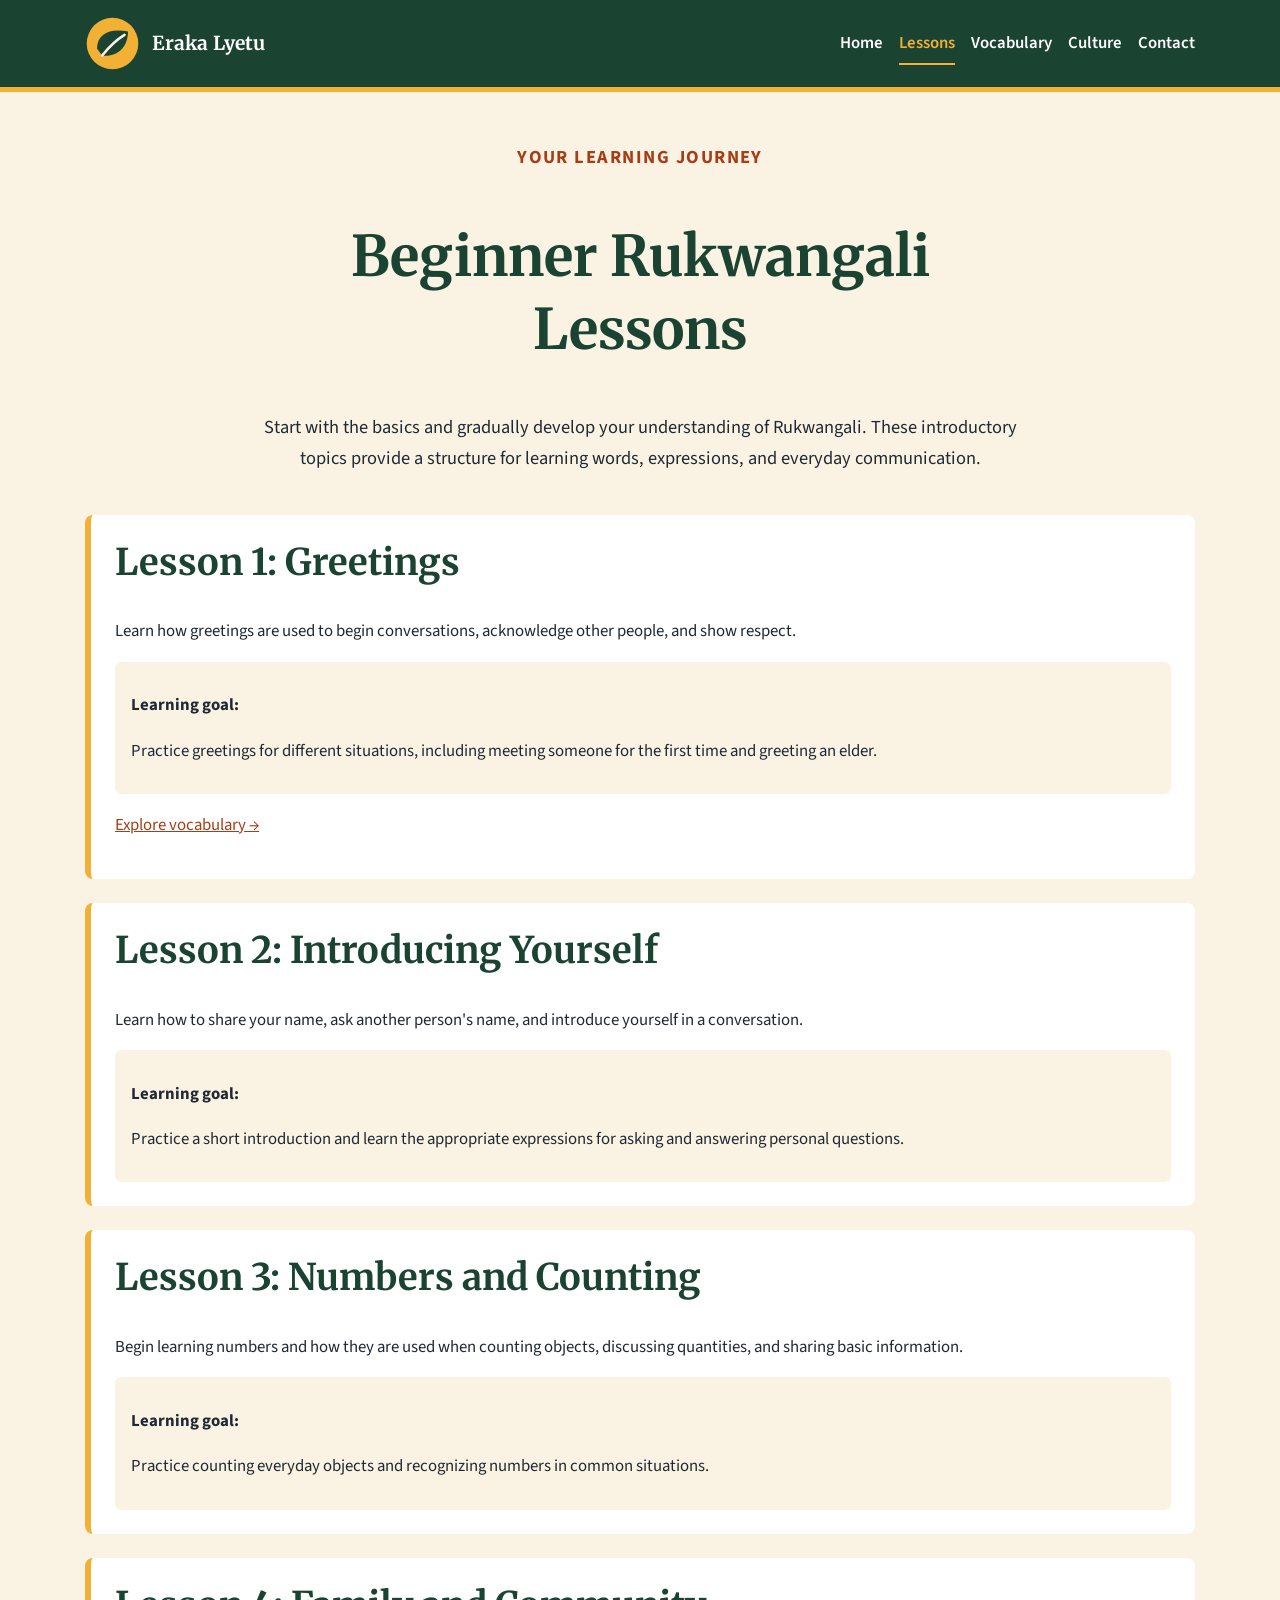
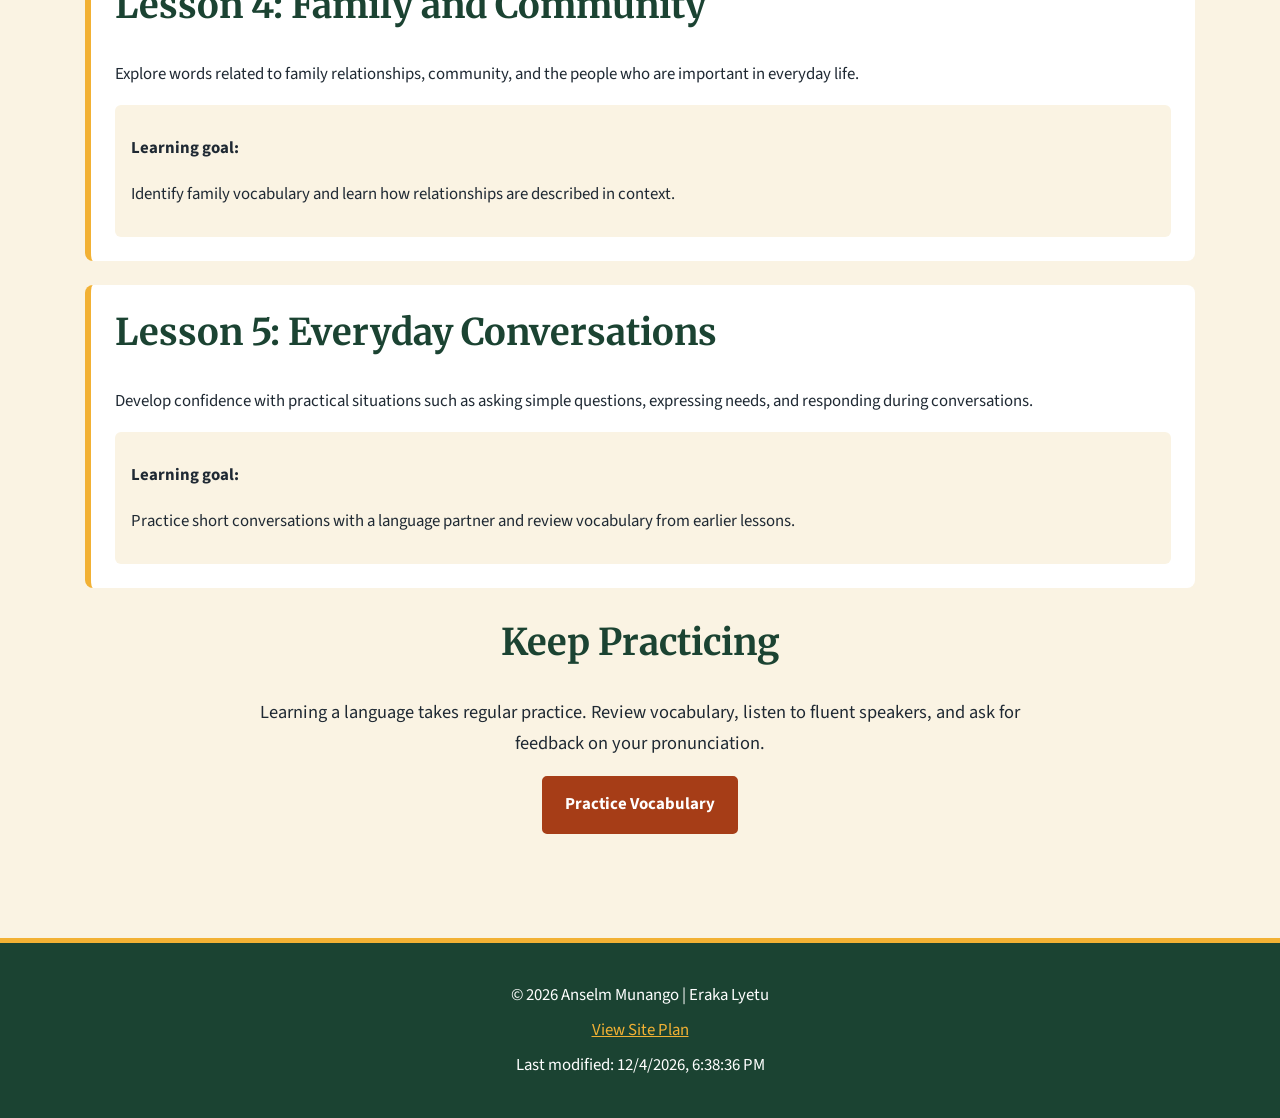
<file: project/lessons.html>
<!DOCTYPE html>
<html lang="en">
<head>
    <meta charset="utf-8">
    <meta name="viewport" content="width=device-width, initial-scale=1">

    <meta
        name="description"
        content="Begin learning Rukwangali with introductory lessons covering greetings, introductions, numbers, and everyday communication."
    >

    <meta name="author" content="Anselm Munango">

    <title>Beginner Lessons | Eraka Lyetu</title>

    <link rel="icon" href="images/logo.svg" type="image/svg+xml">

    <link rel="preconnect" href="https://fonts.googleapis.com">
    <link rel="preconnect" href="https://fonts.gstatic.com" crossorigin>

    <link
        href="https://fonts.googleapis.com/css2?family=Merriweather:wght@700&family=Source+Sans+3:wght@400;600;700&display=swap"
        rel="stylesheet"
    >

    <link rel="stylesheet" href="styles/styles.css">
    <script src="scripts/main.js" defer></script>
</head>

<body>

    <a class="skip-link" href="#main-content">Skip to main content</a>

    <header class="site-header">
        <div class="header-inner">

            <a class="brand" href="index.html">
                <img src="images/logo.svg" alt="">
                <span class="brand-name">Eraka Lyetu</span>
            </a>

            <button
                class="nav-toggle"
                type="button"
                aria-expanded="false"
                aria-controls="primary-navigation"
            >
                ☰ Menu
            </button>

            <nav class="primary-nav"
                 id="primary-navigation"
                 aria-label="Main navigation">

                <ul>
                    <li><a href="index.html">Home</a></li>
                    <li><a href="lessons.html" aria-current="page">Lessons</a></li>
                    <li><a href="vocabulary.html">Vocabulary</a></li>
                    <li><a href="culture.html">Culture</a></li>
                    <li><a href="contact.html">Contact</a></li>
                </ul>

            </nav>

        </div>
    </header>

    <main id="main-content">

        <section class="page-intro">
            <p class="eyebrow">Your learning journey</p>

            <h1>Beginner Rukwangali Lessons</h1>

            <p>
                Start with the basics and gradually develop your understanding
                of Rukwangali. These introductory topics provide a structure
                for learning words, expressions, and everyday communication.
            </p>
        </section>

        <section class="lesson-list" aria-label="Beginner lesson topics">

            <article class="lesson-card">
                <h2>Lesson 1: Greetings</h2>

                <p>
                    Learn how greetings are used to begin conversations,
                    acknowledge other people, and show respect.
                </p>

                <div class="word-example">
                    <p><strong>Learning goal:</strong></p>
                    <p>
                        Practice greetings for different situations, including
                        meeting someone for the first time and greeting an elder.
                    </p>
                </div>

                <p>
                    <a href="vocabulary.html">Explore vocabulary →</a>
                </p>
            </article>

            <article class="lesson-card">
                <h2>Lesson 2: Introducing Yourself</h2>

                <p>
                    Learn how to share your name, ask another person's name,
                    and introduce yourself in a conversation.
                </p>

                <div class="word-example">
                    <p><strong>Learning goal:</strong></p>
                    <p>
                        Practice a short introduction and learn the appropriate
                        expressions for asking and answering personal questions.
                    </p>
                </div>
            </article>

            <article class="lesson-card">
                <h2>Lesson 3: Numbers and Counting</h2>

                <p>
                    Begin learning numbers and how they are used when counting
                    objects, discussing quantities, and sharing basic information.
                </p>

                <div class="word-example">
                    <p><strong>Learning goal:</strong></p>
                    <p>
                        Practice counting everyday objects and recognizing
                        numbers in common situations.
                    </p>
                </div>
            </article>

            <article class="lesson-card">
                <h2>Lesson 4: Family and Community</h2>

                <p>
                    Explore words related to family relationships, community,
                    and the people who are important in everyday life.
                </p>

                <div class="word-example">
                    <p><strong>Learning goal:</strong></p>
                    <p>
                        Identify family vocabulary and learn how relationships
                        are described in context.
                    </p>
                </div>
            </article>

            <article class="lesson-card">
                <h2>Lesson 5: Everyday Conversations</h2>

                <p>
                    Develop confidence with practical situations such as
                    asking simple questions, expressing needs, and responding
                    during conversations.
                </p>

                <div class="word-example">
                    <p><strong>Learning goal:</strong></p>
                    <p>
                        Practice short conversations with a language partner
                        and review vocabulary from earlier lessons.
                    </p>
                </div>
            </article>

        </section>

        <section class="page-intro">
            <h2>Keep Practicing</h2>

            <p>
                Learning a language takes regular practice. Review vocabulary,
                listen to fluent speakers, and ask for feedback on your
                pronunciation.
            </p>

            <a class="button" href="vocabulary.html">
                Practice Vocabulary
            </a>
        </section>

    </main>

    <footer class="site-footer">
        <p>
            &copy; <span id="year">2026</span> Anselm Munango |
            Eraka Lyetu
        </p>

        <p><a href="siteplan.html">View Site Plan</a></p>

        <p>Last modified: <span id="lastModified"></span></p>
    </footer>

</body>
</html>
</file>
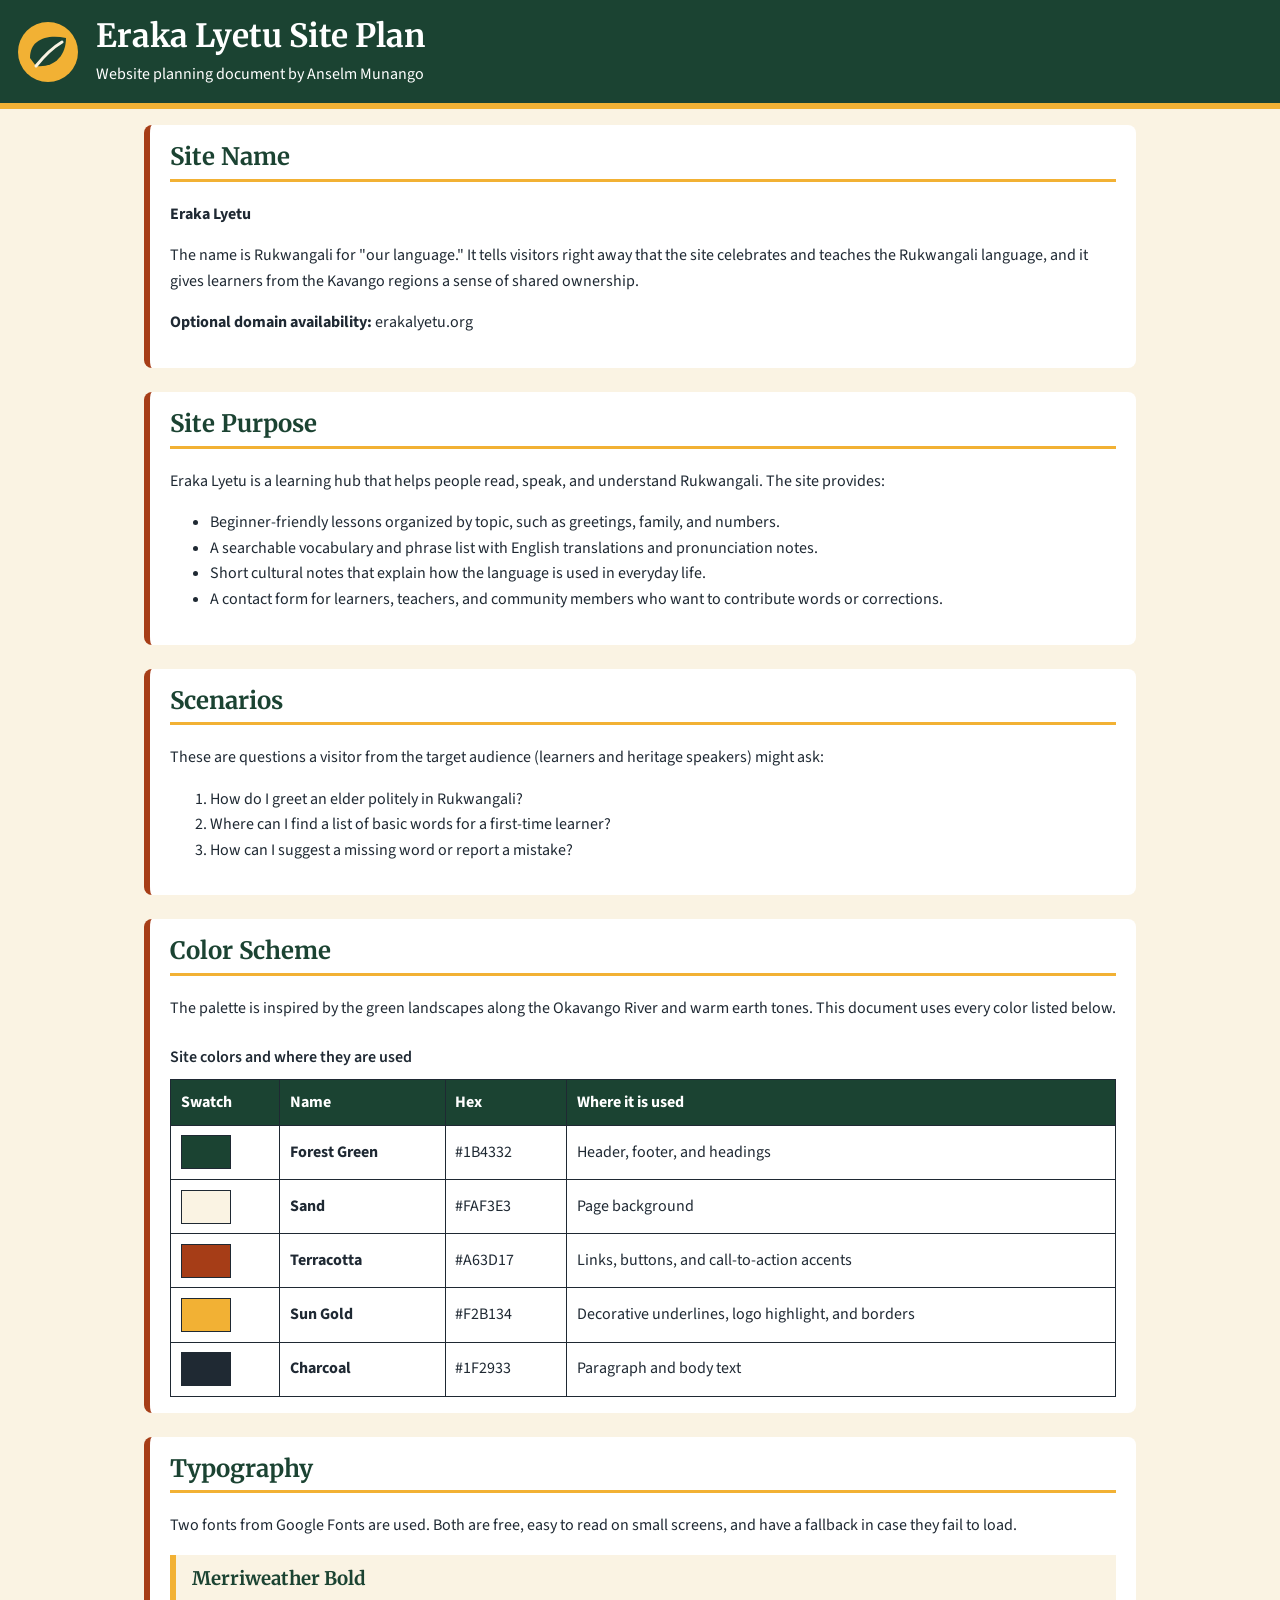
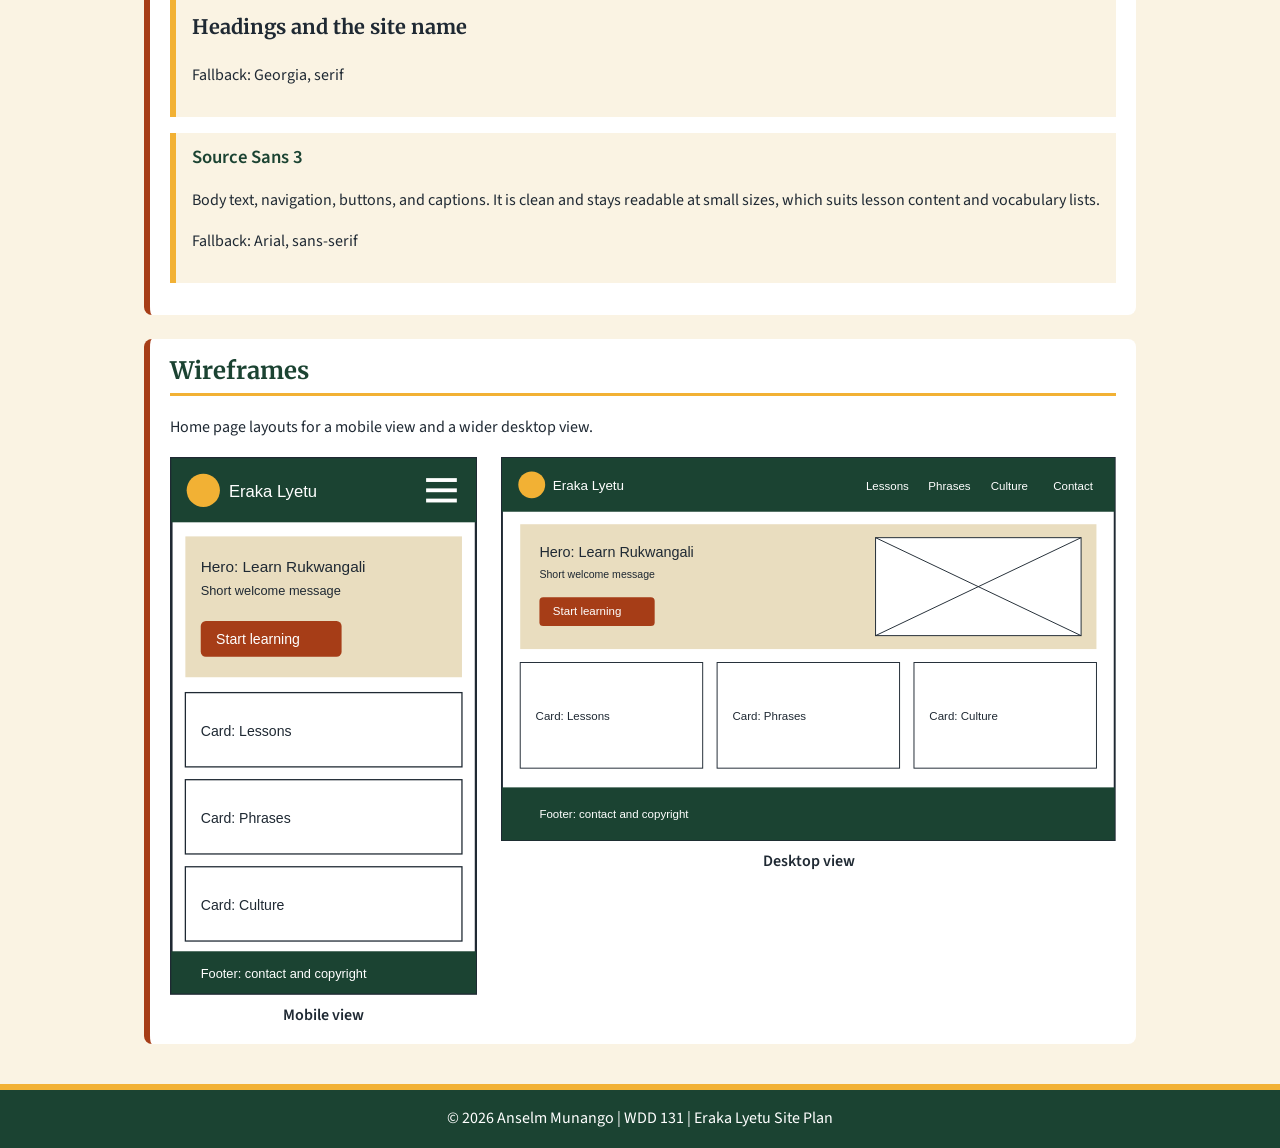
<file: project/siteplan.html>
<!DOCTYPE html>
<html lang="en">
<head>
    <meta charset="utf-8">
    <meta name="viewport" content="width=device-width, initial-scale=1">
    <meta name="description" content="Website plan for Eraka Lyetu, a Rukwangali language-learning website.">
    <meta name="author" content="Anselm Munango">
    <title>Eraka Lyetu Site Plan</title>
    <link rel="preconnect" href="https://fonts.googleapis.com">
    <link rel="preconnect" href="https://fonts.gstatic.com" crossorigin>
    <link href="https://fonts.googleapis.com/css2?family=Merriweather:wght@700&amp;family=Source+Sans+3:wght@400;600&amp;display=swap" rel="stylesheet">
    <link rel="stylesheet" href="styles/siteplan.css">
</head>
<body>
    <header>
        <svg class="logo" viewBox="0 0 64 64" role="img" aria-labelledby="logo-title">
            <title id="logo-title">Eraka Lyetu logo</title>
            <circle cx="32" cy="32" r="30" fill="#F2B134"/>
            <path d="M14 38 C14 20 30 14 50 18 C50 36 38 48 20 46 Z" fill="#1B4332"/>
            <path d="M20 46 C28 36 36 28 46 22" fill="none" stroke="#FAF3E3" stroke-width="3" stroke-linecap="round"/>
        </svg>
        <div>
            <h1>Eraka Lyetu Site Plan</h1>
            <p>Website planning document by Anselm Munango</p>
        </div>
    </header>

    <main>
        <section id="site-name">
            <h2>Site Name</h2>
            <p><strong>Eraka Lyetu</strong></p>
            <p>The name is Rukwangali for "our language." It tells visitors right away that the site celebrates and teaches the Rukwangali language, and it gives learners from the Kavango regions a sense of shared ownership.</p>
            <p><strong>Optional domain availability:</strong> erakalyetu.org</p>
        </section>

        <section id="site-purpose">
            <h2>Site Purpose</h2>
            <p>Eraka Lyetu is a learning hub that helps people read, speak, and understand Rukwangali. The site provides:</p>
            <ul>
                <li>Beginner-friendly lessons organized by topic, such as greetings, family, and numbers.</li>
                <li>A searchable vocabulary and phrase list with English translations and pronunciation notes.</li>
                <li>Short cultural notes that explain how the language is used in everyday life.</li>
                <li>A contact form for learners, teachers, and community members who want to contribute words or corrections.</li>
            </ul>
        </section>

        <section id="scenarios">
            <h2>Scenarios</h2>
            <p>These are questions a visitor from the target audience (learners and heritage speakers) might ask:</p>
            <ol>
                <li>How do I greet an elder politely in Rukwangali?</li>
                <li>Where can I find a list of basic words for a first-time learner?</li>
                <li>How can I suggest a missing word or report a mistake?</li>
            </ol>
        </section>

        <section id="color-scheme">
            <h2>Color Scheme</h2>
            <p>The palette is inspired by the green landscapes along the Okavango River and warm earth tones. This document uses every color listed below.</p>
            <table>
                <caption>Site colors and where they are used</caption>
                <thead>
                    <tr>
                        <th scope="col">Swatch</th>
                        <th scope="col">Name</th>
                        <th scope="col">Hex</th>
                        <th scope="col">Where it is used</th>
                    </tr>
                </thead>
                <tbody>
                    <tr>
                        <td><span class="swatch swatch-green"></span></td>
                        <th scope="row">Forest Green</th>
                        <td>#1B4332</td>
                        <td>Header, footer, and headings</td>
                    </tr>
                    <tr>
                        <td><span class="swatch swatch-sand"></span></td>
                        <th scope="row">Sand</th>
                        <td>#FAF3E3</td>
                        <td>Page background</td>
                    </tr>
                    <tr>
                        <td><span class="swatch swatch-terracotta"></span></td>
                        <th scope="row">Terracotta</th>
                        <td>#A63D17</td>
                        <td>Links, buttons, and call-to-action accents</td>
                    </tr>
                    <tr>
                        <td><span class="swatch swatch-gold"></span></td>
                        <th scope="row">Sun Gold</th>
                        <td>#F2B134</td>
                        <td>Decorative underlines, logo highlight, and borders</td>
                    </tr>
                    <tr>
                        <td><span class="swatch swatch-charcoal"></span></td>
                        <th scope="row">Charcoal</th>
                        <td>#1F2933</td>
                        <td>Paragraph and body text</td>
                    </tr>
                </tbody>
            </table>
        </section>

        <section id="typography">
            <h2>Typography</h2>
            <p>Two fonts from Google Fonts are used. Both are free, easy to read on small screens, and have a fallback in case they fail to load.</p>
            <div class="font-sample font-heading">
                <h3>Merriweather Bold</h3>
                <p class="sample-heading">Headings and the site name</p>
                <p>Fallback: Georgia, serif</p>
            </div>
            <div class="font-sample font-body">
                <h3>Source Sans 3</h3>
                <p>Body text, navigation, buttons, and captions. It is clean and stays readable at small sizes, which suits lesson content and vocabulary lists.</p>
                <p>Fallback: Arial, sans-serif</p>
            </div>
        </section>

        <section id="wireframes">
            <h2>Wireframes</h2>
            <p>Home page layouts for a mobile view and a wider desktop view.</p>
            <div class="wireframes">
                <figure>
                    <svg viewBox="0 0 240 420" role="img" aria-labelledby="mobile-title mobile-desc">
                        <title id="mobile-title">Mobile home page wireframe</title>
                        <desc id="mobile-desc">A single column layout with a header and menu button, a hero with a call-to-action button, three stacked feature cards, and a footer.</desc>
                        <rect x="1" y="1" width="238" height="418" fill="#FFFFFF" stroke="#1F2933" stroke-width="2"/>
                        <rect x="1" y="1" width="238" height="50" fill="#1B4332"/>
                        <circle cx="26" cy="26" r="13" fill="#F2B134"/>
                        <text x="46" y="31" font-family="Arial, sans-serif" font-size="13" fill="#FFFFFF">Eraka Lyetu</text>
                        <line x1="200" y1="18" x2="224" y2="18" stroke="#FFFFFF" stroke-width="3"/>
                        <line x1="200" y1="26" x2="224" y2="26" stroke="#FFFFFF" stroke-width="3"/>
                        <line x1="200" y1="34" x2="224" y2="34" stroke="#FFFFFF" stroke-width="3"/>
                        <rect x="12" y="62" width="216" height="110" fill="#E9DDBF"/>
                        <text x="24" y="90" font-family="Arial, sans-serif" font-size="12" fill="#1F2933">Hero: Learn Rukwangali</text>
                        <text x="24" y="108" font-family="Arial, sans-serif" font-size="10" fill="#1F2933">Short welcome message</text>
                        <rect x="24" y="128" width="110" height="28" rx="4" fill="#A63D17"/>
                        <text x="36" y="146" font-family="Arial, sans-serif" font-size="11" fill="#FFFFFF">Start learning</text>
                        <rect x="12" y="184" width="216" height="58" fill="#FFFFFF" stroke="#1F2933"/>
                        <text x="24" y="218" font-family="Arial, sans-serif" font-size="11" fill="#1F2933">Card: Lessons</text>
                        <rect x="12" y="252" width="216" height="58" fill="#FFFFFF" stroke="#1F2933"/>
                        <text x="24" y="286" font-family="Arial, sans-serif" font-size="11" fill="#1F2933">Card: Phrases</text>
                        <rect x="12" y="320" width="216" height="58" fill="#FFFFFF" stroke="#1F2933"/>
                        <text x="24" y="354" font-family="Arial, sans-serif" font-size="11" fill="#1F2933">Card: Culture</text>
                        <rect x="1" y="386" width="238" height="33" fill="#1B4332"/>
                        <text x="24" y="407" font-family="Arial, sans-serif" font-size="10" fill="#FFFFFF">Footer: contact and copyright</text>
                    </svg>
                    <figcaption>Mobile view</figcaption>
                </figure>
                <figure>
                    <svg viewBox="0 0 640 400" role="img" aria-labelledby="desktop-title desktop-desc">
                        <title id="desktop-title">Desktop home page wireframe</title>
                        <desc id="desktop-desc">A wide layout with a header and horizontal navigation, a hero with text and an image on opposite sides, three feature cards in a row, and a footer.</desc>
                        <rect x="1" y="1" width="638" height="398" fill="#FFFFFF" stroke="#1F2933" stroke-width="2"/>
                        <rect x="1" y="1" width="638" height="56" fill="#1B4332"/>
                        <circle cx="32" cy="29" r="14" fill="#F2B134"/>
                        <text x="54" y="34" font-family="Arial, sans-serif" font-size="14" fill="#FFFFFF">Eraka Lyetu</text>
                        <text x="380" y="34" font-family="Arial, sans-serif" font-size="12" fill="#FFFFFF">Lessons</text>
                        <text x="445" y="34" font-family="Arial, sans-serif" font-size="12" fill="#FFFFFF">Phrases</text>
                        <text x="510" y="34" font-family="Arial, sans-serif" font-size="12" fill="#FFFFFF">Culture</text>
                        <text x="575" y="34" font-family="Arial, sans-serif" font-size="12" fill="#FFFFFF">Contact</text>
                        <rect x="20" y="70" width="600" height="130" fill="#E9DDBF"/>
                        <text x="40" y="104" font-family="Arial, sans-serif" font-size="15" fill="#1F2933">Hero: Learn Rukwangali</text>
                        <text x="40" y="126" font-family="Arial, sans-serif" font-size="11" fill="#1F2933">Short welcome message</text>
                        <rect x="40" y="146" width="120" height="30" rx="4" fill="#A63D17"/>
                        <text x="54" y="165" font-family="Arial, sans-serif" font-size="12" fill="#FFFFFF">Start learning</text>
                        <rect x="390" y="84" width="214" height="102" fill="#FFFFFF" stroke="#1F2933"/>
                        <line x1="390" y1="84" x2="604" y2="186" stroke="#1F2933"/>
                        <line x1="604" y1="84" x2="390" y2="186" stroke="#1F2933"/>
                        <rect x="20" y="214" width="190" height="110" fill="#FFFFFF" stroke="#1F2933"/>
                        <text x="36" y="274" font-family="Arial, sans-serif" font-size="12" fill="#1F2933">Card: Lessons</text>
                        <rect x="225" y="214" width="190" height="110" fill="#FFFFFF" stroke="#1F2933"/>
                        <text x="241" y="274" font-family="Arial, sans-serif" font-size="12" fill="#1F2933">Card: Phrases</text>
                        <rect x="430" y="214" width="190" height="110" fill="#FFFFFF" stroke="#1F2933"/>
                        <text x="446" y="274" font-family="Arial, sans-serif" font-size="12" fill="#1F2933">Card: Culture</text>
                        <rect x="1" y="344" width="638" height="55" fill="#1B4332"/>
                        <text x="40" y="376" font-family="Arial, sans-serif" font-size="12" fill="#FFFFFF">Footer: contact and copyright</text>
                    </svg>
                    <figcaption>Desktop view</figcaption>
                </figure>
            </div>
        </section>
    </main>

    <footer>
        <p>&copy; 2026 Anselm Munango | WDD 131 | Eraka Lyetu Site Plan</p>
    </footer>
</body>
</html>
</file>
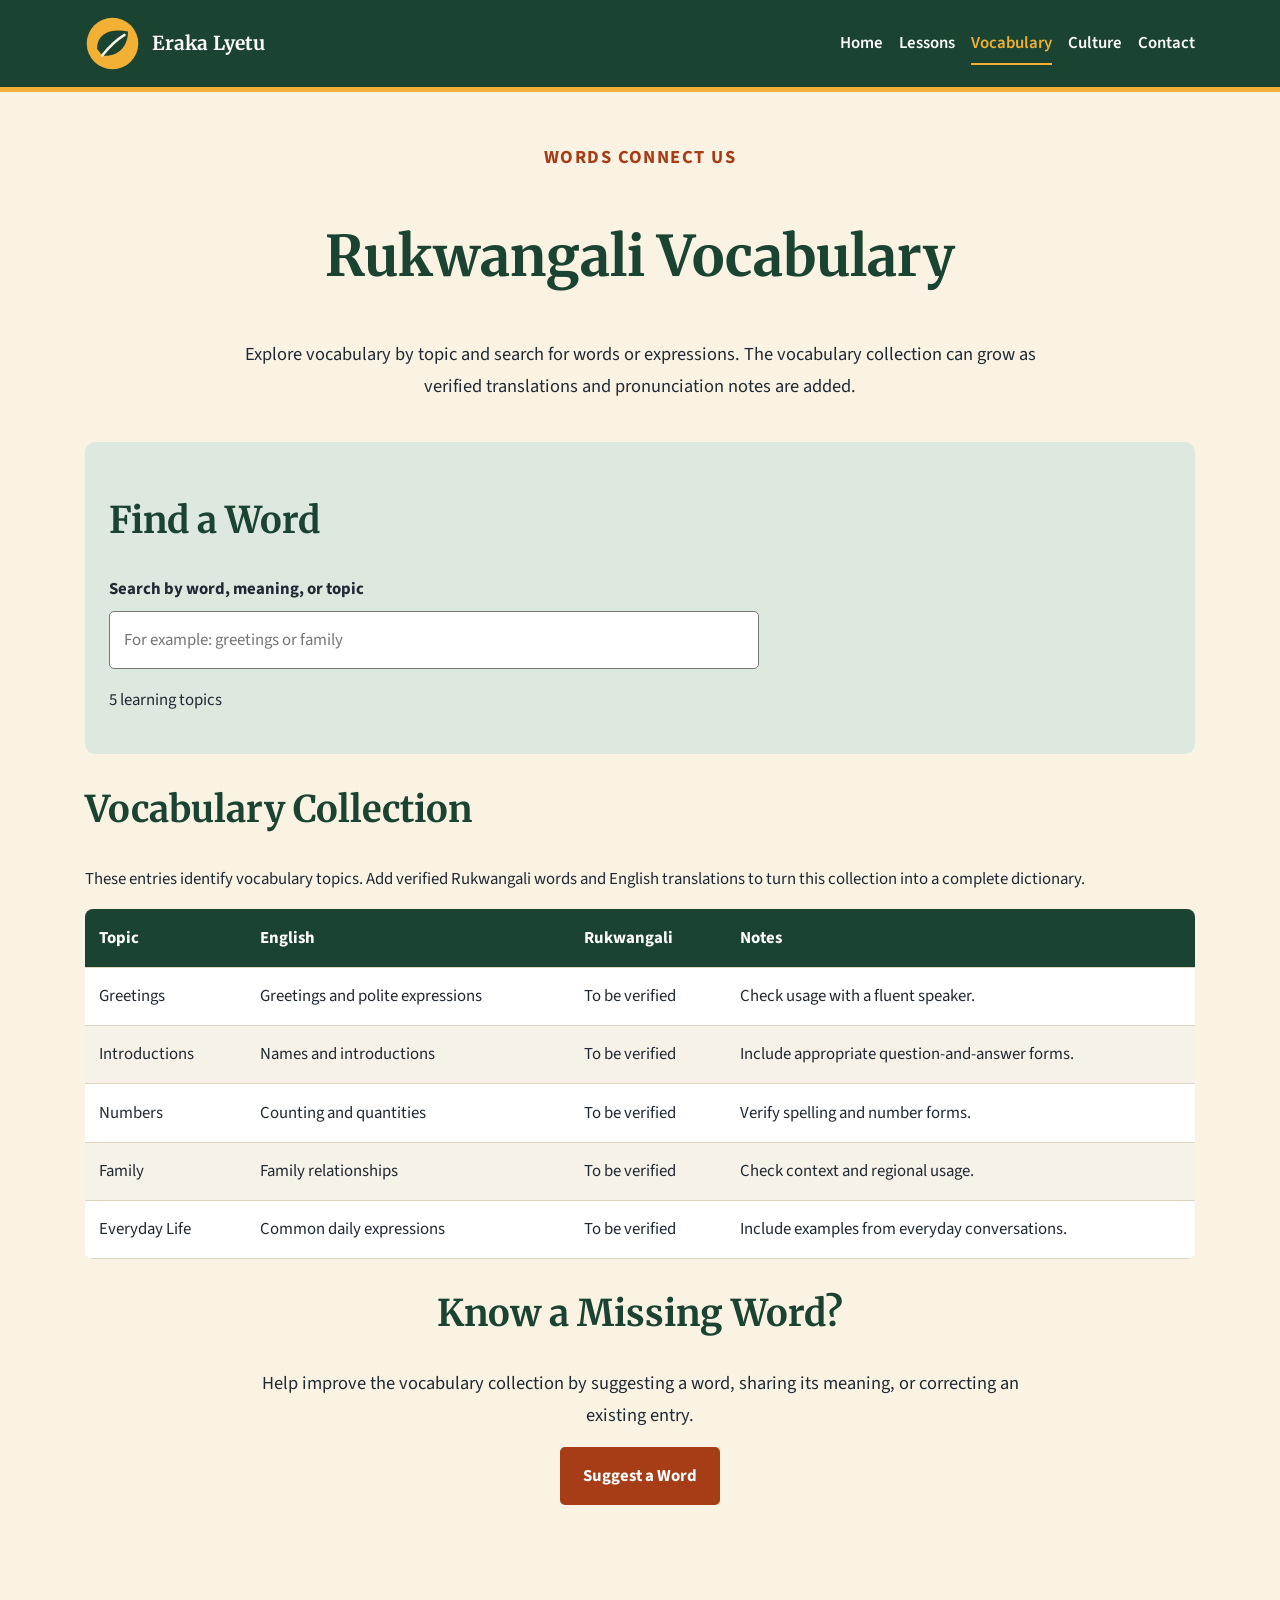
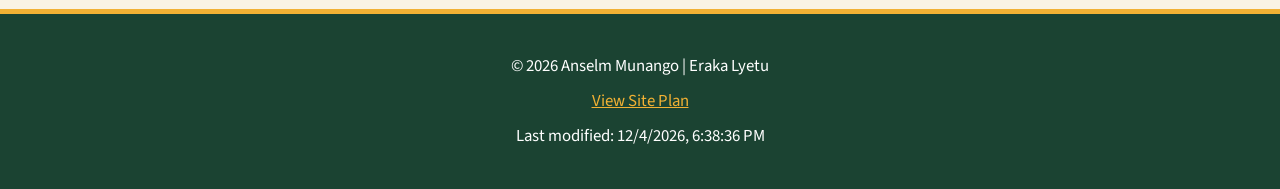
<file: project/vocabulary.html>
<!DOCTYPE html>
<html lang="en">
<head>
    <meta charset="utf-8">
    <meta name="viewport" content="width=device-width, initial-scale=1">

    <meta
        name="description"
        content="Search and explore Rukwangali vocabulary, English translations, pronunciation notes, and everyday phrases."
    >

    <meta name="author" content="Anselm Munango">

    <title>Vocabulary | Eraka Lyetu</title>

    <link rel="icon" href="images/logo.svg" type="image/svg+xml">

    <link rel="preconnect" href="https://fonts.googleapis.com">
    <link rel="preconnect" href="https://fonts.gstatic.com" crossorigin>

    <link
        href="https://fonts.googleapis.com/css2?family=Merriweather:wght@700&family=Source+Sans+3:wght@400;600;700&display=swap"
        rel="stylesheet"
    >

    <link rel="stylesheet" href="styles/styles.css">
    <script src="scripts/main.js" defer></script>
</head>

<body>

    <a class="skip-link" href="#main-content">Skip to main content</a>

    <header class="site-header">
        <div class="header-inner">

            <a class="brand" href="index.html">
                <img src="images/logo.svg" alt="">
                <span class="brand-name">Eraka Lyetu</span>
            </a>

            <button
                class="nav-toggle"
                type="button"
                aria-expanded="false"
                aria-controls="primary-navigation"
            >
                ☰ Menu
            </button>

            <nav class="primary-nav"
                 id="primary-navigation"
                 aria-label="Main navigation">

                <ul>
                    <li><a href="index.html">Home</a></li>
                    <li><a href="lessons.html">Lessons</a></li>
                    <li><a href="vocabulary.html" aria-current="page">Vocabulary</a></li>
                    <li><a href="culture.html">Culture</a></li>
                    <li><a href="contact.html">Contact</a></li>
                </ul>

            </nav>

        </div>
    </header>

    <main id="main-content">

        <section class="page-intro">
            <p class="eyebrow">Words connect us</p>

            <h1>Rukwangali Vocabulary</h1>

            <p>
                Explore vocabulary by topic and search for words or expressions.
                The vocabulary collection can grow as verified translations
                and pronunciation notes are added.
            </p>
        </section>

        <section class="search-panel" aria-labelledby="search-heading">

            <h2 id="search-heading">Find a Word</h2>

            <label for="vocabularySearch">
                Search by word, meaning, or topic
            </label>

            <input
                type="search"
                id="vocabularySearch"
                placeholder="For example: greetings or family"
                autocomplete="off"
            >

            <p id="vocabularyCount" aria-live="polite">
                5 learning topics
            </p>

        </section>

        <section aria-labelledby="vocabulary-heading">

            <h2 id="vocabulary-heading">Vocabulary Collection</h2>

            <p>
                These entries identify vocabulary topics. Add verified
                Rukwangali words and English translations to turn this
                collection into a complete dictionary.
            </p>

            <div class="table-wrapper">

                <table class="vocabulary-table" id="vocabularyTable">

                    <thead>
                        <tr>
                            <th scope="col">Topic</th>
                            <th scope="col">English</th>
                            <th scope="col">Rukwangali</th>
                            <th scope="col">Notes</th>
                        </tr>
                    </thead>

                    <tbody>

                        <tr>
                            <td>Greetings</td>
                            <td>Greetings and polite expressions</td>
                            <td>To be verified</td>
                            <td>Check usage with a fluent speaker.</td>
                        </tr>

                        <tr>
                            <td>Introductions</td>
                            <td>Names and introductions</td>
                            <td>To be verified</td>
                            <td>Include appropriate question-and-answer forms.</td>
                        </tr>

                        <tr>
                            <td>Numbers</td>
                            <td>Counting and quantities</td>
                            <td>To be verified</td>
                            <td>Verify spelling and number forms.</td>
                        </tr>

                        <tr>
                            <td>Family</td>
                            <td>Family relationships</td>
                            <td>To be verified</td>
                            <td>Check context and regional usage.</td>
                        </tr>

                        <tr>
                            <td>Everyday Life</td>
                            <td>Common daily expressions</td>
                            <td>To be verified</td>
                            <td>Include examples from everyday conversations.</td>
                        </tr>

                    </tbody>

                </table>

            </div>

            <p id="vocabularyEmpty" class="empty-state" hidden>
                No matching vocabulary topics were found. Try another search.
            </p>

        </section>

        <section class="page-intro">

            <h2>Know a Missing Word?</h2>

            <p>
                Help improve the vocabulary collection by suggesting a word,
                sharing its meaning, or correcting an existing entry.
            </p>

            <a class="button" href="contact.html">
                Suggest a Word
            </a>

        </section>

    </main>

    <footer class="site-footer">
        <p>
            &copy; <span id="year">2026</span> Anselm Munango |
            Eraka Lyetu
        </p>

        <p><a href="siteplan.html">View Site Plan</a></p>

        <p>Last modified: <span id="lastModified"></span></p>
    </footer>

</body>
</html>
</file>
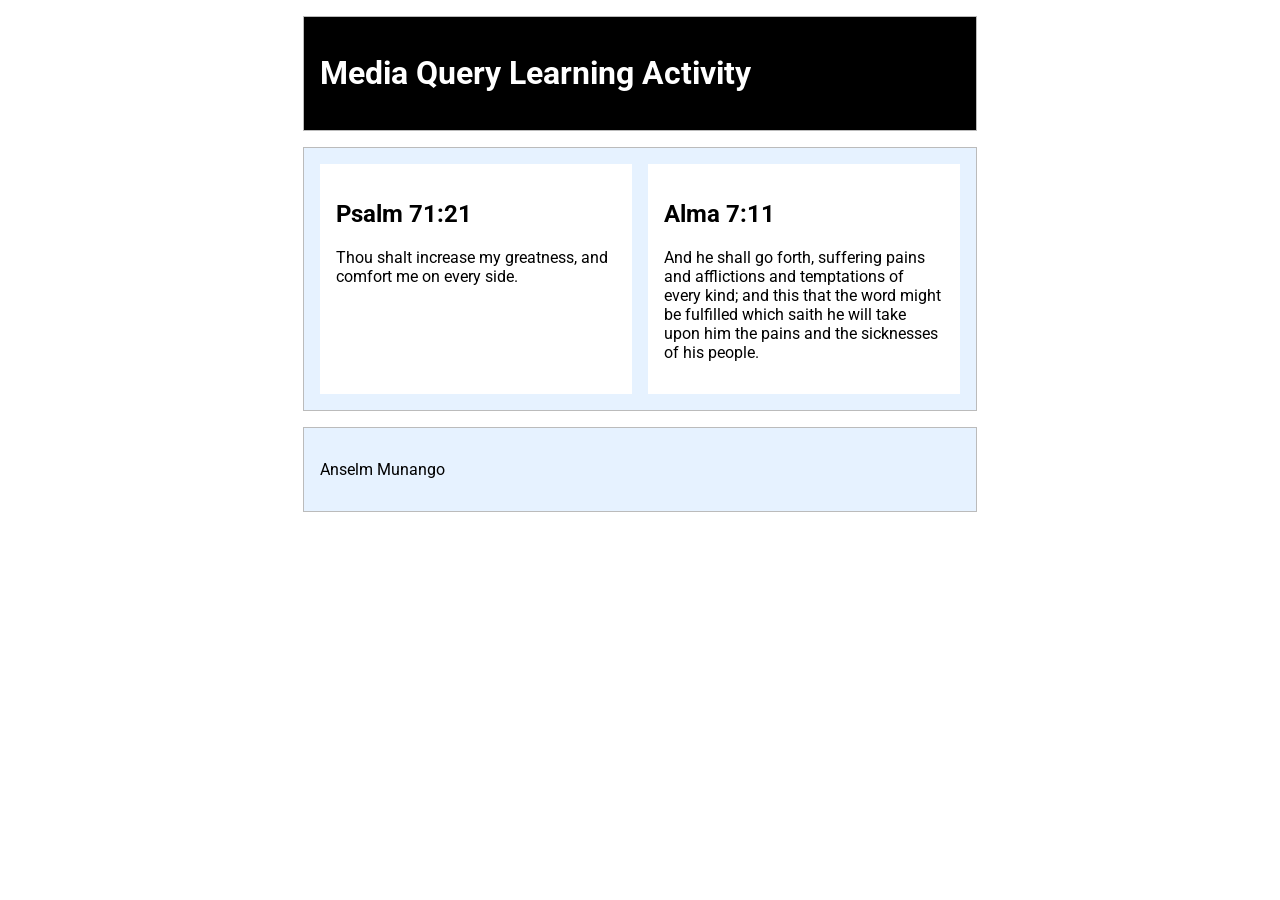
<file: week02/media-query.html>
<!DOCTYPE html>
<html lang="en">
<head>
    <meta charset="UTF-8">
    <meta name="viewport" content="width=device-width, initial-scale=1.0">
    <title>Document</title>
    <meta name="description" content="Media Query Learning Activity Example Page">
    <meta name="author" content="Anselm Munango">
    <link rel="preconnect" href="https://fonts.googleapis.com">
    <link rel="preconnect" href="https://fonts.gstatic.com" crossorigin>
    <link href="https://fonts.googleapis.com/css2?family=Roboto&display=swap" rel="stylesheet">
    <link rel="stylesheet" href="styles/media-query.css">
    <link rel="stylesheet" href="styles/media-query-large.css">
</head>
<body>
  <header>
    <h1>Media Query Learning Activity</h1>
  </header>
  <main>
    <section>
        <h2>Psalm 71:21</h2>
        <p>Thou shalt increase my greatness, and comfort me on every side.</p>
    </section>
    <section>
        <h2>Alma 7:11</h2>
        <p>And he shall go forth, suffering pains and afflictions and temptations of every kind; and this that the word might be fulfilled which saith he will take upon him the pains and the sicknesses of his people.</p>
    </section>
  </main> 
  <footer>
    <p>Anselm Munango</p>
  </footer>
</body>
</html>
</file>
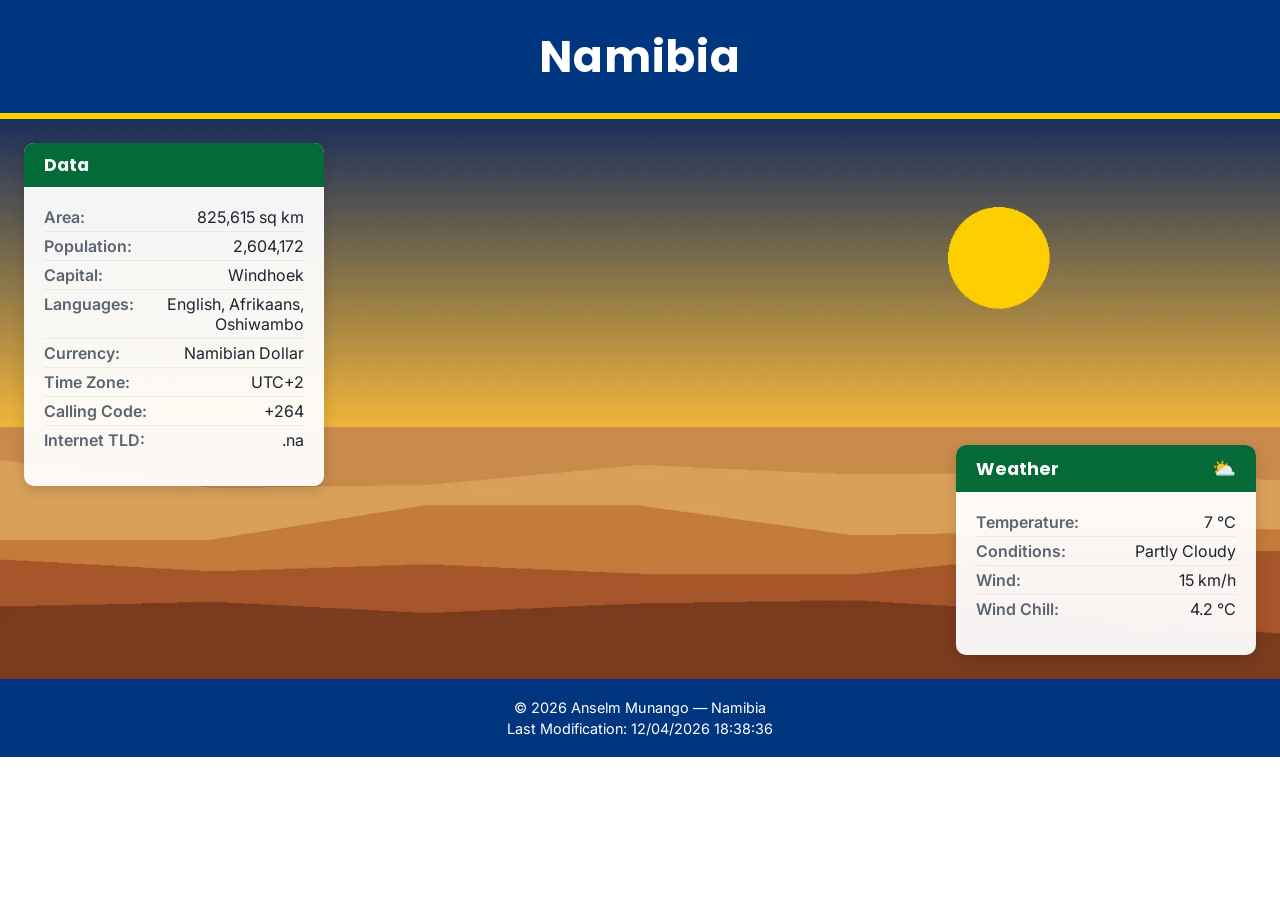
<file: week03/place.html>
<!DOCTYPE html>
<html lang="en">
<head>
  <meta charset="UTF-8">
  <meta name="viewport" content="width=device-width, initial-scale=1.0">
  <meta name="author" content="Anselm Munango">
  <title>Namibia | Place Page</title>
  <meta name="description" content="A country profile page for Namibia, featuring key facts and current weather conditions.">
  <link rel="preconnect" href="https://fonts.googleapis.com">
  <link rel="preconnect" href="https://fonts.gstatic.com" crossorigin>
  <link href="https://fonts.googleapis.com/css2?family=Poppins:wght@600;700&family=Inter:wght@400;500;600&display=swap" rel="stylesheet">
  <link rel="stylesheet" href="styles/place.css">
  <script src="scripts/place.js" defer></script>
</head>
<body>

  <header class="site-header">
    <h1>Namibia</h1>
  </header>
  <div class="accent-bar"></div>

  <main>
    <section class="hero">
      <h2 class="sr-only">Namibia hero image, key data, and weather</h2>
      <picture>
        <source media="(min-width: 640px)" srcset="images/namibia-hero-large.webp 1600w" sizes="100vw">
        <img
          src="images/namibia-hero-small.webp"
          srcset="images/namibia-hero-small.webp 640w, images/namibia-hero-large.webp 1600w"
          sizes="100vw"
          alt="Golden dunes of the Namib Desert at sunset"
          class="hero-img"
          width="1600" height="700">
      </picture>

      <article class="card data-card">
        <h2>Data</h2>
        <dl>
          <div class="data-row"><dt>Area:</dt><dd>825,615 sq km</dd></div>
          <div class="data-row"><dt>Population:</dt><dd>2,604,172</dd></div>
          <div class="data-row"><dt>Capital:</dt><dd>Windhoek</dd></div>
          <div class="data-row"><dt>Languages:</dt><dd>English, Afrikaans, Oshiwambo</dd></div>
          <div class="data-row"><dt>Currency:</dt><dd>Namibian Dollar</dd></div>
          <div class="data-row"><dt>Time Zone:</dt><dd>UTC+2</dd></div>
          <div class="data-row"><dt>Calling Code:</dt><dd>+264</dd></div>
          <div class="data-row"><dt>Internet TLD:</dt><dd>.na</dd></div>
        </dl>
      </article>

      <article class="card weather-card">
        <h2>
          <img src="images/weather-icon.svg" alt="" class="weather-icon-mobile" width="24" height="24">
          Weather
        </h2>
        <dl>
          <div class="data-row"><dt>Temperature:</dt><dd id="temperature">7 &deg;C</dd></div>
          <div class="data-row"><dt>Conditions:</dt><dd>Partly Cloudy</dd></div>
          <div class="data-row"><dt>Wind:</dt><dd id="windSpeed">15 km/h</dd></div>
          <div class="data-row"><dt>Wind Chill:</dt><dd id="windChill">N/A</dd></div>
        </dl>
      </article>
    </section>
  </main>

  <footer class="site-footer">
    <p>&copy; <span id="currentYear"></span> Anselm Munango &mdash; Namibia</p>
    <p>Last Modification: <span id="lastModified"></span></p>
  </footer>

</body>
</html>
</file>
<file: styles/base.css>
/* ===== Custom properties ===== */
:root {
  --color-primary: #16324f;
  --color-primary-dark: #0f2338;
  --color-nav-bg: #2b2b2b;
  --color-accent: #d1913c;
  --color-bg: #ffffff;
  --color-card-bg: #ffffff;
  --color-border: #d8d8d8;
  --color-text: #232323;
  --color-muted: #6b6b6b;
  --font-heading: "Poppins", sans-serif;
  --font-body: "Source Sans 3", sans-serif;
  --max-width: 1000px;
}

/* ===== Reset ===== */
* {
  box-sizing: border-box;
  margin: 0;
  padding: 0;
}

body {
  font-family: var(--font-body);
  color: var(--color-text);
  background-color: var(--color-bg);
  line-height: 1.6;
}

img {
  max-width: 100%;
  display: block;
  border-radius: 4px;
}

a {
  color: var(--color-primary);
  text-decoration: underline;
}

hr {
  border: none;
  border-top: 1px solid var(--color-border);
  margin: 0.5rem 0 1rem;
}

/* ===== Header ===== */
header {
  background-color: var(--color-primary);
  color: #ffffff;
}

#course-title {
  display: block;
  font-family: var(--font-heading);
  font-weight: 700;
  font-size: 1.4rem;
  text-align: center;
  padding: 1rem;
}

nav {
  background-color: var(--color-nav-bg);
}

nav ul {
  list-style: none;
  display: flex;
  justify-content: center;
  gap: 3rem;
  flex-wrap: wrap;
  padding: 0.75rem 1rem;
}

nav a {
  color: #ffffff;
  text-decoration: none;
  font-weight: 500;
  padding: 0.35rem 0.5rem;
  border-radius: 4px;
  transition: background-color 0.2s ease, color 0.2s ease;
}

nav a:hover,
nav a:focus {
  background-color: var(--color-accent);
  color: var(--color-primary-dark);
}

/* ===== Main ===== */
main {
  max-width: var(--max-width);
  margin: 2.5rem auto;
  padding: 0 1.5rem;
}

main > h1 {
  font-family: var(--font-heading);
  font-size: 2.25rem;
  color: var(--color-text);
  text-align: center;
  margin-bottom: 2rem;
}

.card-grid {
  display: grid;
  grid-template-columns: 1fr;
  gap: 1.5rem;
}

.card {
  background-color: var(--color-card-bg);
  border: 1px solid var(--color-border);
  border-radius: 6px;
  overflow: hidden;
  box-shadow: 0 1px 3px rgba(0, 0, 0, 0.06);
}

.card h2 {
  font-family: var(--font-heading);
  font-size: 1.1rem;
  color: #ffffff;
  background-color: var(--color-primary);
  padding: 0.75rem 1.25rem;
}

.card h3 {
  font-family: var(--font-heading);
  font-size: 1rem;
  color: var(--color-text);
  margin: 1.25rem 1.25rem 0.5rem;
}

.about-content,
.location-content {
  display: flex;
  gap: 1.25rem;
  padding: 1.25rem;
  align-items: flex-start;
}

.about-content p,
.location-content p {
  flex: 1;
}

.about-content img {
  flex-shrink: 0;
  width: 160px;
  height: 190px;
  object-fit: cover;
}

.location-content {
  padding-top: 0;
}

.location-content figure {
  flex-shrink: 0;
  text-align: center;
  width: 150px;
}

.location-content figcaption {
  font-size: 0.8rem;
  font-style: italic;
  color: var(--color-muted);
  margin-top: 0.4rem;
}

.resource-list {
  list-style: disc;
  padding: 1.5rem 1.5rem 1.5rem 2.5rem;
}

.resource-list li {
  margin-bottom: 0.6rem;
}

@media (min-width: 750px) {
  .card-grid {
    grid-template-columns: 2fr 1fr;
    align-items: start;
  }
}

/* ===== Footer ===== */
footer {
  text-align: center;
  padding: 1.25rem 1rem;
  background-color: var(--color-primary);
  color: #ffffff;
  font-size: 0.9rem;
}

footer p {
  margin: 0.15rem 0;
}

#lastModified {
  color: var(--color-accent);
  font-size: 0.8rem;
}
</file>
<file: project/styles/styles.css>
/* =========================================
   ERAKA LYETU
   Global styles and responsive design
========================================= */

/* 1. Color scheme and typography */

:root {
    --forest-green: #1B4332;
    --sand: #FAF3E3;
    --terracotta: #A63D17;
    --sun-gold: #F2B134;
    --charcoal: #1F2933;
    --white: #FFFFFF;
    --light-green: #DDE8DF;

    --heading-font: "Merriweather", Georgia, serif;
    --body-font: "Source Sans 3", Arial, sans-serif;

    --max-width: 1150px;
}

/* 2. Basic reset */

* {
    box-sizing: border-box;
}

html {
    scroll-behavior: smooth;
}

body {
    margin: 0;
    background-color: var(--sand);
    color: var(--charcoal);
    font-family: var(--body-font);
    font-size: 1.05rem;
    line-height: 1.7;
}

img {
    display: block;
    max-width: 100%;
    height: auto;
}

a {
    color: var(--terracotta);
}

a:hover {
    text-decoration-thickness: 2px;
}

button,
input,
textarea,
select {
    font: inherit;
}

button,
input[type="submit"] {
    cursor: pointer;
}

h1,
h2,
h3 {
    color: var(--forest-green);
    font-family: var(--heading-font);
    line-height: 1.3;
}

h1 {
    font-size: clamp(2rem, 5vw, 3.5rem);
}

h2 {
    font-size: clamp(1.5rem, 3vw, 2.3rem);
}

h3 {
    font-size: 1.25rem;
}

p {
    margin-bottom: 1rem;
}

/* 3. Accessibility */

.skip-link {
    position: absolute;
    top: -100px;
    left: 1rem;
    z-index: 1000;
    padding: 0.75rem 1rem;
    background: var(--white);
    color: var(--forest-green);
}

.skip-link:focus {
    top: 1rem;
}

:focus-visible {
    outline: 3px solid var(--terracotta);
    outline-offset: 3px;
}

/* 4. Header and navigation */

.site-header {
    background: var(--forest-green);
    color: var(--white);
    border-bottom: 5px solid var(--sun-gold);
}

.header-inner {
    max-width: var(--max-width);
    margin: 0 auto;
    padding: 1rem 1.25rem;
    display: flex;
    align-items: center;
    justify-content: space-between;
    gap: 1rem;
}

.brand {
    display: flex;
    align-items: center;
    gap: 0.75rem;
    color: var(--white);
    text-decoration: none;
}

.brand img {
    width: 55px;
    height: 55px;
}

.brand-name {
    color: var(--white);
    font-family: var(--heading-font);
    font-size: 1.2rem;
    font-weight: bold;
}

.nav-toggle {
    display: none;
    padding: 0.5rem 0.8rem;
    border: 1px solid var(--sun-gold);
    border-radius: 5px;
    background: transparent;
    color: var(--white);
}

.primary-nav ul {
    display: flex;
    flex-wrap: wrap;
    gap: 1rem;
    margin: 0;
    padding: 0;
    list-style: none;
}

.primary-nav a {
    color: var(--white);
    text-decoration: none;
    font-weight: 600;
    padding: 0.5rem 0;
}

.primary-nav a:hover,
.primary-nav a[aria-current="page"] {
    color: var(--sun-gold);
}

.primary-nav a[aria-current="page"] {
    border-bottom: 2px solid var(--sun-gold);
}

/* 5. Main content */

main {
    max-width: var(--max-width);
    min-height: 65vh;
    margin: 0 auto;
    padding: 2rem 1.25rem 4rem;
}

.page-intro {
    max-width: 800px;
    margin: 0 auto 2.5rem;
    text-align: center;
}

.page-intro p {
    font-size: 1.15rem;
}

/* 6. Buttons */

.button {
    display: inline-block;
    padding: 0.8rem 1.3rem;
    border: 2px solid var(--terracotta);
    border-radius: 5px;
    background: var(--terracotta);
    color: var(--white);
    font-weight: 700;
    text-decoration: none;
    transition: background-color 0.2s, color 0.2s;
}

.button:hover {
    background: var(--forest-green);
    border-color: var(--forest-green);
    color: var(--white);
}

.button-secondary {
    background: transparent;
    border-color: var(--forest-green);
    color: var(--forest-green);
}

.button-secondary:hover {
    background: var(--forest-green);
    color: var(--white);
}

/* 7. Home page hero */

.hero {
    display: grid;
    grid-template-columns: 1fr 1fr;
    align-items: center;
    gap: 2rem;
    margin-bottom: 3rem;
    padding: 2rem;
    border-radius: 12px;
    background: var(--light-green);
}

.hero h1 {
    margin-top: 0;
}

.hero-image {
    width: 100%;
    min-height: 280px;
    max-height: 420px;
    object-fit: cover;
    border-radius: 10px;
}

.eyebrow {
    color: var(--terracotta);
    font-weight: 700;
    text-transform: uppercase;
    letter-spacing: 0.08em;
}

.gold-line {
    width: 80px;
    height: 5px;
    margin: 1rem 0;
    border: 0;
    background: var(--sun-gold);
}

/* 8. Reusable cards */

.card-grid {
    display: grid;
    grid-template-columns: repeat(3, minmax(0, 1fr));
    gap: 1.5rem;
}

.card {
    overflow: hidden;
    padding: 1.5rem;
    border: 1px solid #DED5C1;
    border-radius: 10px;
    background: var(--white);
    box-shadow: 0 3px 10px rgb(0 0 0 / 5%);
}

.card h2,
.card h3 {
    margin-top: 0;
}

.card-image {
    width: 100%;
    height: 200px;
    margin-bottom: 1rem;
    object-fit: cover;
    border-radius: 6px;
}

.card-link {
    font-weight: 700;
}

/* 9. Lessons */

.lesson-list {
    display: grid;
    gap: 1.5rem;
}

.lesson-card {
    padding: 1.5rem;
    border-left: 6px solid var(--sun-gold);
    border-radius: 8px;
    background: var(--white);
}

.lesson-card h2 {
    margin-top: 0;
}

.word-example {
    padding: 0.8rem 1rem;
    border-radius: 6px;
    background: var(--sand);
}

.rukwangali-word {
    color: var(--forest-green);
    font-size: 1.25rem;
    font-weight: 700;
}

/* 10. Vocabulary search and table */

.search-panel {
    margin-bottom: 2rem;
    padding: 1.5rem;
    border-radius: 10px;
    background: var(--light-green);
}

.search-panel label {
    display: block;
    margin-bottom: 0.5rem;
    font-weight: 700;
}

.search-panel input {
    width: 100%;
    max-width: 650px;
    padding: 0.85rem;
    border: 1px solid #777;
    border-radius: 5px;
    background: var(--white);
}

.table-wrapper {
    overflow-x: auto;
    border-radius: 8px;
    background: var(--white);
}

.vocabulary-table {
    width: 100%;
    border-collapse: collapse;
    background: var(--white);
}

.vocabulary-table th,
.vocabulary-table td {
    padding: 0.9rem;
    border-bottom: 1px solid #DED5C1;
    text-align: left;
}

.vocabulary-table thead {
    background: var(--forest-green);
    color: var(--white);
}

.vocabulary-table th {
    font-weight: 700;
}

.vocabulary-table tbody tr:nth-child(even) {
    background: #F7F2E8;
}

.vocabulary-table tbody tr:hover {
    background: var(--light-green);
}

/* 11. Culture page */

.culture-feature {
    display: grid;
    grid-template-columns: 1fr 1fr;
    align-items: center;
    gap: 2rem;
    margin-bottom: 2rem;
}

.culture-feature img {
    width: 100%;
    height: 300px;
    object-fit: cover;
    border-radius: 10px;
}

/* 12. Contact form */

.contact-layout {
    display: grid;
    grid-template-columns: 1fr 1fr;
    gap: 2rem;
    align-items: start;
}

.contact-form {
    padding: 1.5rem;
    border-radius: 10px;
    background: var(--white);
}

.form-group {
    margin-bottom: 1.25rem;
}

.form-group label {
    display: block;
    margin-bottom: 0.4rem;
    font-weight: 700;
}

.form-group input,
.form-group select,
.form-group textarea {
    width: 100%;
    padding: 0.8rem;
    border: 1px solid #777;
    border-radius: 5px;
    background: var(--white);
    color: var(--charcoal);
}

.form-group textarea {
    min-height: 150px;
    resize: vertical;
}

.form-note {
    font-size: 0.9rem;
}

.form-status {
    margin-top: 1rem;
    padding: 0.75rem;
    border-radius: 5px;
    background: var(--light-green);
}

/* 13. Footer */

.site-footer {
    padding: 2rem 1.25rem;
    border-top: 5px solid var(--sun-gold);
    background: var(--forest-green);
    color: var(--white);
    text-align: center;
}

.site-footer p {
    margin: 0.4rem 0;
}

.site-footer a {
    color: var(--sun-gold);
}

/* 14. Empty search results */

.empty-state {
    padding: 1.5rem;
    text-align: center;
    background: var(--white);
    border-radius: 8px;
}

/* 15. Tablet layout */

@media (max-width: 850px) {
    .header-inner {
        flex-wrap: wrap;
    }

    .nav-toggle {
        display: block;
    }

    .primary-nav {
        display: none;
        width: 100%;
    }

    .primary-nav.is-open {
        display: block;
    }

    .primary-nav ul {
        flex-direction: column;
        gap: 0;
    }

    .primary-nav a {
        display: block;
        padding: 0.75rem 0;
    }

    .hero,
    .culture-feature,
    .contact-layout {
        grid-template-columns: 1fr;
    }

    .card-grid {
        grid-template-columns: repeat(2, minmax(0, 1fr));
    }
}

/* 16. Mobile layout */

@media (max-width: 550px) {
    body {
        font-size: 1rem;
    }

    main {
        padding: 1.5rem 1rem 3rem;
    }

    .hero {
        padding: 1.25rem;
    }

    .hero-image {
        min-height: 200px;
    }

    .card-grid {
        grid-template-columns: 1fr;
    }

    .card {
        padding: 1.25rem;
    }

    .vocabulary-table th,
    .vocabulary-table td {
        padding: 0.65rem;
    }
}

/* 17. Reduced motion accessibility */

@media (prefers-reduced-motion: reduce) {
    html {
        scroll-behavior: auto;
    }

    *,
    *::before,
    *::after {
        transition-duration: 0.01ms !important;
        animation-duration: 0.01ms !important;
        animation-iteration-count: 1 !important;
    }
}
</file>
<file: styles/filtered-temples.css>
/* ==========================================================================
   filtered-temples.css — mobile-first base styles
   Copied and extended from temples.css (WDD 131 Week 02) for the
   Week 04 "Picture Album Enhancement" assignment: dynamically generated
   cards now carry location/dedication/area lines in addition to the name,
   and the nav gets an .active state for the current filter.

   Design tokens:
   Color   #FFFFFF page bg · #241B33 ink · #4B2A6E deep purple (header/footer)
           #F4F1F8 hairline
   Type    "Cormorant Garamond" (headings) · "Work Sans" (body/nav)
   Layout  single-column mobile, header collapses into a hamburger menu
   ========================================================================== */

/* Google Fonts are loaded via <link> tags in temples.html's <head>,
   with the required preconnect links — @import is not used here. */

:root {
  --color-bg: #FFFFFF;
  --color-ink: #241B33;
  --color-purple: #4B2A6E;
  --color-purple-light: rgba(255, 255, 255, 0.85);
  --color-hairline: #F0ECF6;
  --font-display: 'Cormorant Garamond', Georgia, serif;
  --font-body: 'Work Sans', -apple-system, Segoe UI, sans-serif;
}

* {
  box-sizing: border-box;
}

body {
  margin: 0;
  background-color: var(--color-bg);
  color: var(--color-ink);
  font-family: var(--font-body);
  line-height: 1.5;
}

img {
  max-width: 100%;
  display: block;
}

a {
  color: inherit;
}

/* Visible focus state for keyboard users */
a:focus-visible,
button:focus-visible {
  outline: 2px solid #fff;
  outline-offset: 3px;
}

@media (prefers-reduced-motion: reduce) {
  * {
    transition: none !important;
    animation: none !important;
  }
}

/* ---------- Header ---------- */

header {
  display: flex;
  align-items: center;
  justify-content: space-between;
  padding: 0.9rem 1.25rem;
  background-color: var(--color-purple);
  color: #fff;
  position: relative;
}

.site-name {
  margin: 0;
  font-family: var(--font-body);
  font-size: 1.3rem;
  font-weight: 600;
  letter-spacing: 0.01em;
}

#menu-toggle {
  background: none;
  border: none;
  color: #fff;
  font-size: 1.4rem;
  line-height: 1;
  padding: 0.25rem 0.4rem;
  cursor: pointer;
}

nav {
  position: absolute;
  top: 100%;
  left: 0;
  right: 0;
  background-color: var(--color-purple);
  max-height: 0;
  overflow: hidden;
  transition: max-height 0.25s ease;
  z-index: 10;
}

nav.open {
  max-height: 240px;
}

nav ul {
  list-style: none;
  margin: 0;
  padding: 0.25rem 1.25rem 1rem;
  display: flex;
  flex-direction: column;
}

nav a {
  display: block;
  padding: 0.6rem 0;
  text-decoration: none;
  font-weight: 500;
  font-size: 0.95rem;
  color: var(--color-purple-light);
  border-bottom: 1px solid rgba(255, 255, 255, 0.15);
  transition: color 0.15s ease;
}

nav li:last-child a {
  border-bottom: none;
}

nav a:hover {
  color: #fff;
}

nav a.active {
  color: #fff;
  font-weight: 600;
}

/* ---------- Main / gallery ---------- */

main {
  max-width: 1100px;
  margin: 0 auto;
  padding: 1.75rem 1.25rem 2.5rem;
}

h1 {
  font-family: var(--font-body);
  font-weight: 600;
  font-size: 1.4rem;
  line-height: 1.2;
  margin: 0 0 1.5rem;
  color: var(--color-purple);
  text-align: center;
}

.gallery {
  display: grid;
  grid-template-columns: 1fr;
  gap: 1.25rem;
}

.empty-message {
  grid-column: 1 / -1;
  text-align: center;
  color: var(--color-purple);
  font-style: italic;
  padding: 2rem 1rem;
}

/* Still "mobile view" — nav stays behind the hamburger here,
   the grid just gains a second column before the larger breakpoint kicks in */
@media (min-width: 480px) {
  .gallery {
    grid-template-columns: repeat(2, 1fr);
  }
}

figure {
  margin: 0;
  text-align: center;
}

figure img {
  width: 100%;
  aspect-ratio: 4 / 3;
  object-fit: cover;
  border-radius: 3px;
}

figcaption {
  padding-top: 0.5rem;
  font-family: var(--font-body);
  font-size: 0.85rem;
  font-weight: 500;
  color: var(--color-purple);
}

figcaption h2 {
  font-family: var(--font-body);
  font-size: 0.95rem;
  font-weight: 600;
  margin: 0 0 0.25rem;
  color: var(--color-purple);
}

figcaption .meta {
  font-weight: 400;
  font-size: 0.78rem;
  color: var(--color-ink);
  opacity: 0.75;
  margin: 0.1rem 0;
}

/* ---------- Footer ---------- */

footer {
  background-color: var(--color-purple);
  color: rgba(255, 255, 255, 0.85);
  padding: 0.9rem 1.25rem;
  text-align: center;
  font-size: 0.8rem;
}

footer p {
  margin: 0.15rem 0;
}
</file>
<file: styles/filtered-temples-large.css>
/* ==========================================================================
   filtered-temples-large.css — overrides for tablet and desktop viewports
   Copied from temples-large.css (WDD 131 Week 02) for the Week 04
   "Picture Album Enhancement" assignment; only addition is the permanent
   underline on nav a.active, mirroring the existing hover treatment.

   Loaded after filtered-temples.css; every rule here lives inside a
   min-width query so mobile styles remain the default and larger views
   layer on top.

   Breakpoint chosen to match the course's responsive-behavior demo:
   the hamburger nav persists up to roughly 690px wide, so the switch
   to a full horizontal nav happens at 768px, not earlier.
   ========================================================================== */

@media (min-width: 768px) {

  header {
    padding: 1rem 2rem;
  }

  #menu-toggle {
    display: none;
  }

  nav {
    position: static;
    max-height: none;
    overflow: visible;
    background-color: transparent;
  }

  nav ul {
    flex-direction: row;
    gap: 1.75rem;
    padding: 0;
  }

  nav a {
    color: rgba(255, 255, 255, 0.9);
    border-bottom: none;
    padding: 0.25rem 0;
    position: relative;
  }

  nav a::after {
    content: '';
    position: absolute;
    left: 0;
    right: 100%;
    bottom: -3px;
    height: 2px;
    background-color: #fff;
    transition: right 0.2s ease;
  }

  nav a:hover {
    color: #fff;
  }

  nav a:hover::after {
    right: 0;
  }

  nav a.active {
    color: #fff;
  }

  nav a.active::after {
    right: 0;
  }

  main {
    padding: 2.5rem 2rem 3.5rem;
  }

  h1 {
    font-size: 1.7rem;
    margin-bottom: 2rem;
  }

  .gallery {
    grid-template-columns: repeat(3, 1fr);
    gap: 1.75rem;
  }
}

@media (min-width: 1000px) {

  main {
    padding: 3rem 2rem 4rem;
  }

  .gallery {
    gap: 2rem;
  }

  h1 {
    font-size: 1.9rem;
  }
}
</file>
<file: styles/form.css>
:root {
    --header-bg: #2b0030;
    --header-text: #ffffff;
    --form-bg: #d6cbd6;
    --text: #1a1a1a;
    --field-bg: #ffffff;
    --border: #7a6a7a;
    --accent: #2b0030;
    --optional: #00008b;
    --focus: #8a00a8;
}

* {
    box-sizing: border-box;
}

body {
    margin: 0;
    font-family: Montserrat, Helvetica, Arial, sans-serif;
    font-size: 1rem;
    line-height: 1.5;
    color: var(--text);
    background-color: #f4f0f4;
}

header,
footer {
    background-color: var(--header-bg);
    color: var(--header-text);
    text-align: center;
    padding: 1rem;
}

header h1 {
    margin: 0;
    font-size: 1.5rem;
}

footer p {
    margin: 0;
    font-size: 0.9rem;
}

main {
    max-width: 480px;
    margin: 0 auto;
    padding: 1rem 0;
}

form,
.confirmation {
    background-color: var(--form-bg);
    padding: 1.25rem 1rem;
}

.field {
    margin-bottom: 1.25rem;
}

label,
legend {
    display: block;
    font-weight: 600;
    font-size: 0.85rem;
    margin-bottom: 0.4rem;
}

fieldset {
    border: none;
    margin: 0 0 1.25rem;
    padding: 0;
    min-width: 0;
}

legend {
    padding: 0;
}

.optional {
    color: var(--optional);
    font-size: 0.7rem;
    font-weight: 400;
}

.hint {
    margin: -0.25rem 0 0.5rem;
    font-size: 0.8rem;
    font-style: italic;
}

select,
input[type="date"],
input[type="text"],
textarea {
    width: 100%;
    padding: 0.6rem;
    font: inherit;
    background-color: var(--field-bg);
    border: 1px solid var(--border);
    border-radius: 3px;
}

textarea {
    resize: vertical;
}

select:focus,
input:focus,
textarea:focus {
    outline: 3px solid var(--focus);
    outline-offset: 1px;
}

/* Rating */
.rating-options {
    display: grid;
    grid-template-columns: repeat(5, 1fr);
    text-align: center;
}

.rating-option label {
    font-size: 0.7rem;
    margin-bottom: 0.25rem;
    cursor: pointer;
}

.rating-option input {
    width: 1.5rem;
    height: 1.5rem;
    margin: 0;
    cursor: pointer;
}

.visually-hidden {
    position: absolute;
    width: 1px;
    height: 1px;
    padding: 0;
    margin: -1px;
    overflow: hidden;
    clip: rect(0, 0, 0, 0);
    white-space: nowrap;
    border: 0;
}

/* Checkboxes */
.checkbox-row {
    display: flex;
    align-items: center;
    gap: 0.5rem;
    margin-bottom: 0.4rem;
}

.checkbox-row input {
    width: 1.5rem;
    height: 1.5rem;
    margin: 0;
    cursor: pointer;
}

.checkbox-row label {
    margin: 0;
    font-weight: 600;
    cursor: pointer;
}

/* Submit */
input[type="submit"],
.button {
    display: block;
    width: 100%;
    padding: 0.75rem;
    font: inherit;
    font-size: 1.1rem;
    font-weight: 600;
    text-align: center;
    text-decoration: none;
    color: var(--text);
    background-color: #f2f2f2;
    border: 1px solid var(--border);
    border-radius: 3px;
    cursor: pointer;
}

input[type="submit"]:hover,
.button:hover {
    background-color: var(--accent);
    color: var(--header-text);
}

/* Confirmation page */
.confirmation h2 {
    margin-top: 0;
    font-size: 1.2rem;
}

.confirmation dt {
    font-weight: 600;
    margin-top: 0.75rem;
}

.confirmation dd {
    margin: 0;
    overflow-wrap: anywhere;
}

.counter {
    margin: 1.5rem 0;
}

@media (min-width: 768px) {
    main {
        padding: 2rem 0;
    }

    header h1 {
        font-size: 2rem;
    }

    form,
    .confirmation {
        padding: 1.75rem;
        border-radius: 4px;
    }
}
</file>
<file: styles/temples.css>
/* ==========================================================================
   temples.css — mobile-first base styles
   Design tokens:
   Color   #FFFFFF page bg · #241B33 ink · #4B2A6E deep purple (header/footer)
           #F4F1F8 hairline
   Type    "Cormorant Garamond" (headings) · "Work Sans" (body/nav)
   Layout  single-column mobile, header collapses into a hamburger menu
   ========================================================================== */

/* Google Fonts are loaded via <link> tags in temples.html's <head>,
   with the required preconnect links — @import is not used here. */

:root {
  --color-bg: #FFFFFF;
  --color-ink: #241B33;
  --color-purple: #4B2A6E;
  --color-purple-light: rgba(255, 255, 255, 0.85);
  --color-hairline: #F0ECF6;
  --font-display: 'Cormorant Garamond', Georgia, serif;
  --font-body: 'Work Sans', -apple-system, Segoe UI, sans-serif;
}

* {
  box-sizing: border-box;
}

body {
  margin: 0;
  background-color: var(--color-bg);
  color: var(--color-ink);
  font-family: var(--font-body);
  line-height: 1.5;
}

img {
  max-width: 100%;
  display: block;
}

a {
  color: inherit;
}

/* Visible focus state for keyboard users */
a:focus-visible,
button:focus-visible {
  outline: 2px solid #fff;
  outline-offset: 3px;
}

@media (prefers-reduced-motion: reduce) {
  * {
    transition: none !important;
    animation: none !important;
  }
}

/* ---------- Header ---------- */

header {
  display: flex;
  align-items: center;
  justify-content: space-between;
  padding: 0.9rem 1.25rem;
  background-color: var(--color-purple);
  color: #fff;
  position: relative;
}

.site-name {
  margin: 0;
  font-family: var(--font-body);
  font-size: 1.3rem;
  font-weight: 600;
  letter-spacing: 0.01em;
}

#menu-toggle {
  background: none;
  border: none;
  color: #fff;
  font-size: 1.4rem;
  line-height: 1;
  padding: 0.25rem 0.4rem;
  cursor: pointer;
}

nav {
  position: absolute;
  top: 100%;
  left: 0;
  right: 0;
  background-color: var(--color-purple);
  max-height: 0;
  overflow: hidden;
  transition: max-height 0.25s ease;
  z-index: 10;
}

nav.open {
  max-height: 240px;
}

nav ul {
  list-style: none;
  margin: 0;
  padding: 0.25rem 1.25rem 1rem;
  display: flex;
  flex-direction: column;
}

nav a {
  display: block;
  padding: 0.6rem 0;
  text-decoration: none;
  font-weight: 500;
  font-size: 0.95rem;
  color: var(--color-purple-light);
  border-bottom: 1px solid rgba(255, 255, 255, 0.15);
  transition: color 0.15s ease;
}

nav li:last-child a {
  border-bottom: none;
}

nav a:hover {
  color: #fff;
}

/* ---------- Main / gallery ---------- */

main {
  max-width: 1100px;
  margin: 0 auto;
  padding: 1.75rem 1.25rem 2.5rem;
}

h1 {
  font-family: var(--font-body);
  font-weight: 600;
  font-size: 1.4rem;
  line-height: 1.2;
  margin: 0 0 1.5rem;
  color: var(--color-purple);
  text-align: center;
}

.gallery {
  display: grid;
  grid-template-columns: 1fr;
  gap: 1.25rem;
}

/* Still "mobile view" — nav stays behind the hamburger here,
   the grid just gains a second column before the larger breakpoint kicks in */
@media (min-width: 480px) {
  .gallery {
    grid-template-columns: repeat(2, 1fr);
  }
}

figure {
  margin: 0;
  text-align: center;
}

figure img {
  width: 100%;
  aspect-ratio: 4 / 3;
  object-fit: cover;
  border-radius: 3px;
}

figcaption {
  padding-top: 0.5rem;
  font-family: var(--font-body);
  font-size: 0.85rem;
  font-weight: 500;
  color: var(--color-purple);
}

/* ---------- Footer ---------- */

footer {
  background-color: var(--color-purple);
  color: rgba(255, 255, 255, 0.85);
  padding: 0.9rem 1.25rem;
  text-align: center;
  font-size: 0.8rem;
}

footer p {
  margin: 0.15rem 0;
}
</file>
<file: styles/temples-large.css>
/* ==========================================================================
   temples-large.css — overrides for tablet and desktop viewports
   Loaded after temples.css; every rule here lives inside a min-width query
   so mobile styles remain the default and larger views layer on top.

   Breakpoint chosen to match the course's responsive-behavior demo:
   the hamburger nav persists up to roughly 690px wide, so the switch
   to a full horizontal nav happens at 768px, not earlier.
   ========================================================================== */

@media (min-width: 768px) {

  header {
    padding: 1rem 2rem;
  }

  #menu-toggle {
    display: none;
  }

  nav {
    position: static;
    max-height: none;
    overflow: visible;
    background-color: transparent;
  }

  nav ul {
    flex-direction: row;
    gap: 1.75rem;
    padding: 0;
  }

  nav a {
    color: rgba(255, 255, 255, 0.9);
    border-bottom: none;
    padding: 0.25rem 0;
    position: relative;
  }

  nav a::after {
    content: '';
    position: absolute;
    left: 0;
    right: 100%;
    bottom: -3px;
    height: 2px;
    background-color: #fff;
    transition: right 0.2s ease;
  }

  nav a:hover {
    color: #fff;
  }

  nav a:hover::after {
    right: 0;
  }

  main {
    padding: 2.5rem 2rem 3.5rem;
  }

  h1 {
    font-size: 1.7rem;
    margin-bottom: 2rem;
  }

  .gallery {
    grid-template-columns: repeat(3, 1fr);
    gap: 1.75rem;
  }
}

@media (min-width: 1000px) {

  main {
    padding: 3rem 2rem 4rem;
  }

  .gallery {
    gap: 2rem;
  }

  h1 {
    font-size: 1.9rem;
  }
}
</file>
<file: project/styles/siteplan.css>
body {
    margin: 0;
    background-color: #FAF3E3;
    color: #1F2933;
    font-family: "Source Sans 3", Arial, sans-serif;
    line-height: 1.6;
}

h1,
h2,
h3 {
    font-family: "Merriweather", Georgia, serif;
    line-height: 1.3;
}

header {
    display: flex;
    flex-wrap: wrap;
    align-items: center;
    gap: 1rem;
    padding: 1rem;
    background-color: #1B4332;
    color: #FFFFFF;
    border-bottom: 6px solid #F2B134;
}

header h1 {
    margin: 0;
    font-size: 1.6rem;
    color: #FFFFFF;
}

header p {
    margin: 0.25rem 0 0;
}

.logo {
    width: 64px;
    height: 64px;
}

main {
    max-width: 62rem;
    margin: 0 auto;
    padding: 1rem;
}

section {
    margin-bottom: 1.5rem;
    padding: 1rem 1.25rem;
    background-color: #FFFFFF;
    border-radius: 8px;
    border-left: 6px solid #A63D17;
}

h2 {
    margin-top: 0;
    padding-bottom: 0.4rem;
    color: #1B4332;
    border-bottom: 3px solid #F2B134;
}

h3 {
    color: #1B4332;
}

a {
    color: #A63D17;
}

table {
    width: 100%;
    border-collapse: collapse;
}

caption {
    padding: 0.5rem 0;
    font-weight: 600;
    text-align: left;
}

th,
td {
    padding: 0.6rem;
    border: 1px solid #1F2933;
    text-align: left;
}

thead th {
    background-color: #1B4332;
    color: #FFFFFF;
}

.swatch {
    display: block;
    width: 3rem;
    height: 2rem;
    border: 1px solid #1F2933;
}

.swatch-green {
    background-color: #1B4332;
}

.swatch-sand {
    background-color: #FAF3E3;
}

.swatch-terracotta {
    background-color: #A63D17;
}

.swatch-gold {
    background-color: #F2B134;
}

.swatch-charcoal {
    background-color: #1F2933;
}

.font-sample {
    margin-bottom: 1rem;
    padding: 0.75rem 1rem;
    background-color: #FAF3E3;
    border-left: 6px solid #F2B134;
}

.font-sample h3 {
    margin-top: 0;
}

.font-heading h3 {
    font-family: "Merriweather", Georgia, serif;
    font-weight: 700;
}

.font-body h3 {
    font-family: "Source Sans 3", Arial, sans-serif;
    font-weight: 600;
}

.sample-heading {
    font-family: "Merriweather", Georgia, serif;
    font-weight: 700;
    font-size: 1.25rem;
}

.wireframes {
    display: grid;
    grid-template-columns: 1fr;
    gap: 1.5rem;
}

figure {
    margin: 0;
}

figure svg {
    display: block;
    width: 100%;
    max-width: 20rem;
    height: auto;
    margin: 0 auto;
}

figure:last-child svg {
    max-width: 100%;
}

figcaption {
    margin-top: 0.5rem;
    font-weight: 600;
    text-align: center;
}

footer {
    padding: 1rem;
    background-color: #1B4332;
    color: #FFFFFF;
    text-align: center;
    border-top: 6px solid #F2B134;
}

footer p {
    margin: 0;
}

@media (min-width: 48rem) {
    .wireframes {
        grid-template-columns: 1fr 2fr;
        align-items: start;
    }

    header h1 {
        font-size: 2rem;
    }
}
</file>
<file: week02/styles/media-query.css>
body {
    font-family: 'Roboto', sans-serif;
}

header, main, footer {
    max-width: 640px;
    margin: 1rem auto;
    border: 1px solid #bbb;
    padding: 1rem;
    background-color: #e6f2ff;
}

main {
    display: grid;
    grid-template-columns: 1fr;
    grid-gap: 1rem;
}

section {
    padding: 1rem;
    background-color: #fff;
}
</file>
<file: week02/styles/media-query-large.css>
@media  screen and (min-width: 500px) {

header{
        background-color: Black;
        color: white;
    }

    main {
        grid-template-columns: 1fr 1fr;
    }
}
</file>
<file: week03/styles/place.css>
:root {
  --color-blue: #003580;
  --color-red: #c4272f;
  --color-green: #046a38;
  --color-gold: #ffce00;
  --color-white: #ffffff;
  --color-ink: #1c2430;
  --color-muted: #5a6472;
  --card-bg: rgba(255, 255, 255, 0.94);

  --font-heading: 'Poppins', 'Segoe UI', sans-serif;
  --font-body: 'Inter', 'Segoe UI', sans-serif;

  --radius: 10px;
  --gap: 1rem;
}

* {
  box-sizing: border-box;
}

.sr-only {
  position: absolute;
  width: 1px;
  height: 1px;
  padding: 0;
  margin: -1px;
  overflow: hidden;
  clip: rect(0, 0, 0, 0);
  white-space: nowrap;
  border: 0;
}

body {
  margin: 0;
  font-family: var(--font-body);
  color: var(--color-ink);
  background-color: var(--color-white);
}

h1, h2 {
  font-family: var(--font-heading);
  margin: 0;
}

/* Header */
.site-header {
  background-color: var(--color-blue);
  color: var(--color-white);
  text-align: center;
  padding: 1.5rem 1rem;
}

.site-header h1 {
  font-size: 2rem;
  letter-spacing: 0.02em;
}

.accent-bar {
  height: 6px;
  background-color: var(--color-gold);
}

/* Hero section: mobile-first, cards stack below the image */
.hero {
  display: flex;
  flex-direction: column;
}

.hero-img {
  width: 100%;
  height: auto;
  display: block;
  object-fit: cover;
}

.card {
  background-color: var(--card-bg);
  border-radius: var(--radius);
  padding: 1rem 1.25rem;
  box-shadow: 0 4px 14px rgba(0, 0, 0, 0.15);
}

.card h2 {
  background-color: var(--color-green);
  color: var(--color-white);
  font-size: 1.1rem;
  margin: -1rem -1.25rem 0.75rem;
  padding: 0.55rem 1.25rem;
  border-radius: var(--radius) var(--radius) 0 0;
  display: flex;
  align-items: center;
  gap: 0.5rem;
}

.data-row {
  display: flex;
  justify-content: space-between;
  gap: 1rem;
  padding: 0.25rem 0;
  border-bottom: 1px solid rgba(0, 0, 0, 0.06);
}

.data-row:last-child {
  border-bottom: none;
}

.data-row dt {
  font-weight: 600;
  color: var(--color-muted);
}

.data-row dd {
  margin: 0;
  text-align: right;
}

.weather-icon-mobile {
  display: inline-block;
  margin-right: 0.15rem;
}

/* Weather icon shown only on wide view, via pseudo-element after the heading text */
.weather-card h2::after {
  content: '\26C5';
  margin-left: auto;
  font-size: 1.2rem;
  display: none;
}

.data-card, .weather-card {
  margin: 1rem;
}

/* Footer */
.site-footer {
  background-color: var(--color-blue);
  color: var(--color-white);
  text-align: center;
  padding: 1rem;
  font-size: 0.9rem;
}

.site-footer p {
  margin: 0.25rem 0;
}

/* Wide view: overlay the Data and Weather cards on the hero image */
@media (min-width: 640px) {
  .hero {
    position: relative;
  }

  .card {
    position: absolute;
    width: 300px;
    margin: 0;
  }

  .data-card {
    top: 1.5rem;
    left: 1.5rem;
  }

  .weather-card {
    bottom: 1.5rem;
    right: 1.5rem;
  }

  .weather-icon-mobile {
    display: none;
  }

  .weather-card h2::after {
    display: inline-block;
  }

  .site-header h1 {
    font-size: 2.75rem;
  }
}
</file>
